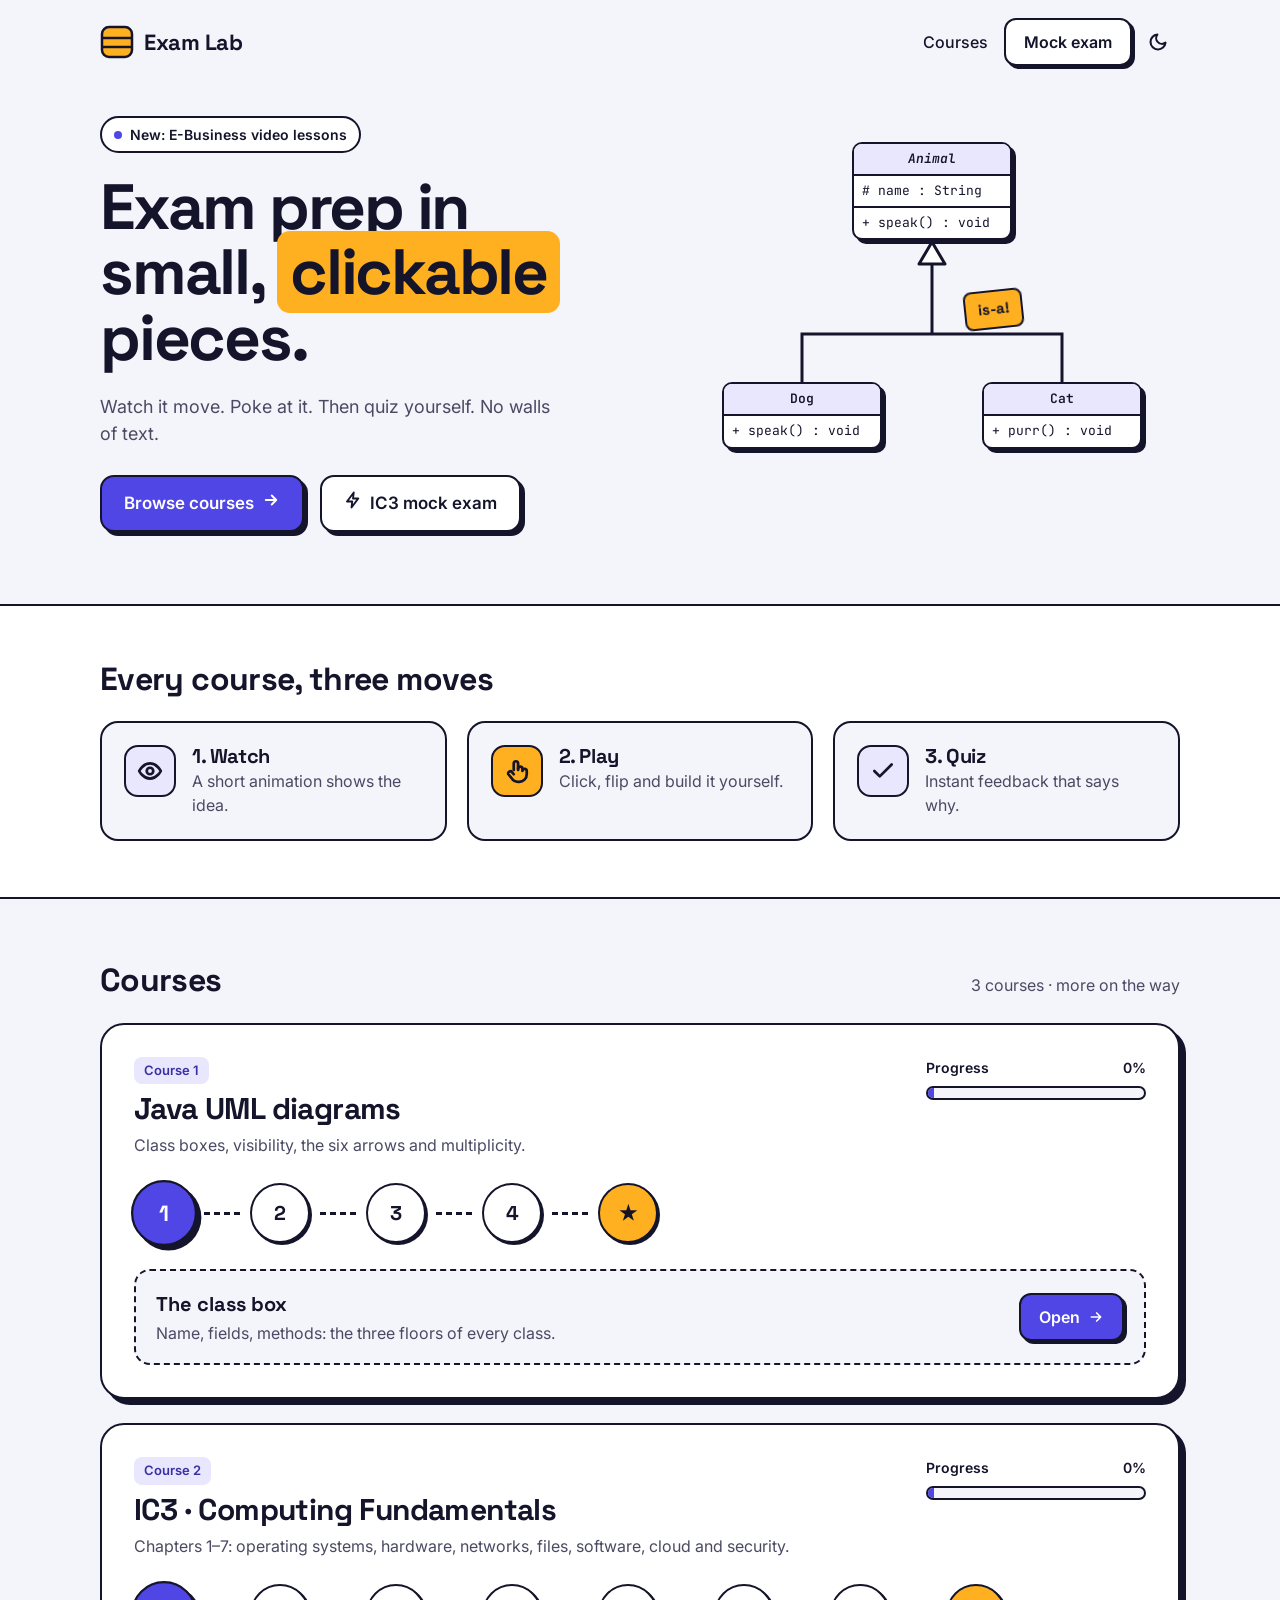
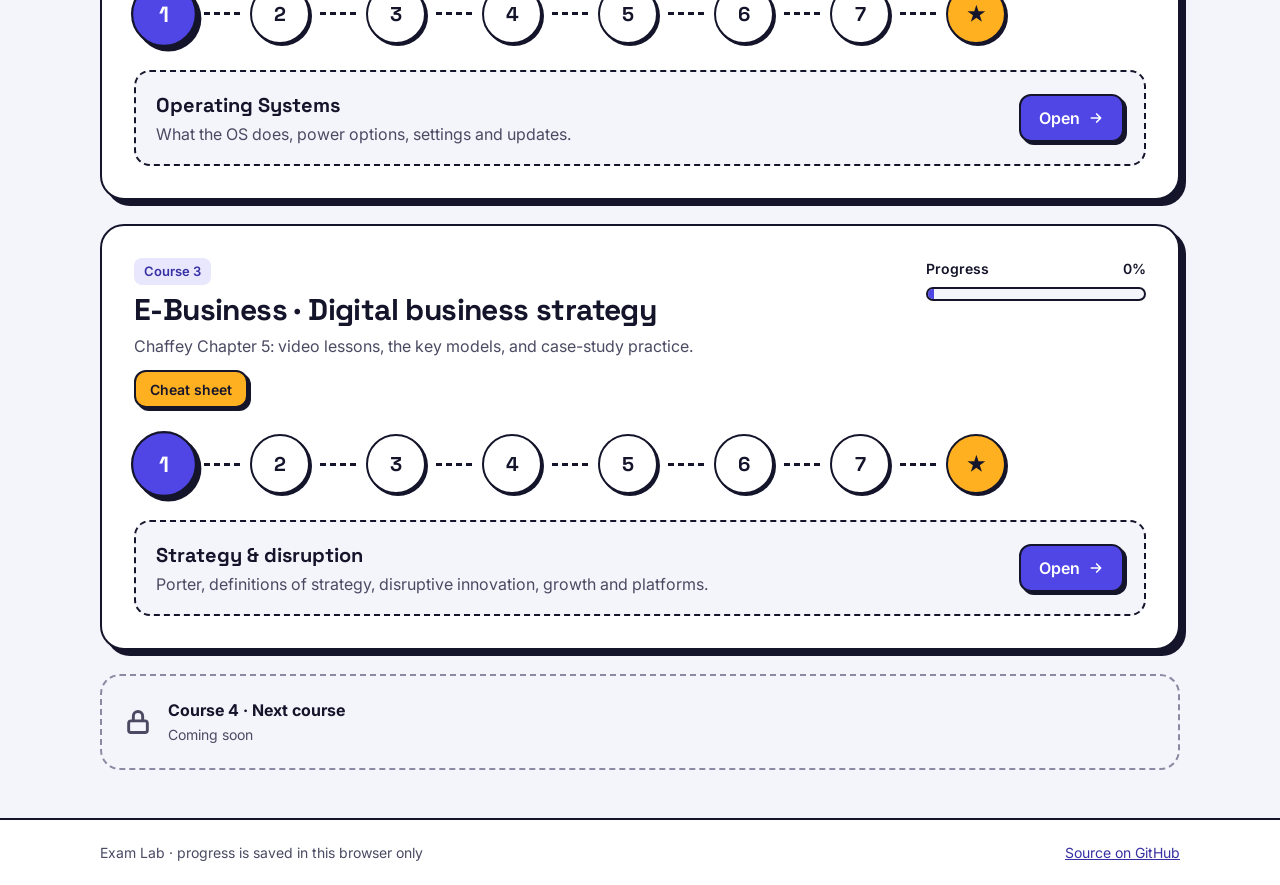
<file: index.html>
<!doctype html>
<html lang="en">
<head>
<meta charset="utf-8">
<meta name="viewport" content="width=device-width, initial-scale=1">
<title>Exam Lab</title>
<meta name="description" content="Exam prep in small, clickable pieces. Short animated lessons and quizzes: Java UML diagrams, IC3 Computing Fundamentals and E-Business.">
<link rel="icon" href="assets/favicon.svg" type="image/svg+xml">
<link rel="preconnect" href="https://fonts.googleapis.com">
<link rel="preconnect" href="https://fonts.gstatic.com" crossorigin>
<link rel="stylesheet" href="https://fonts.googleapis.com/css2?family=Inter:wght@400;500;600&family=JetBrains+Mono:wght@400;600&family=Space+Grotesk:wght@500;700&display=swap">
<link rel="stylesheet" href="assets/css/style.css">
<script>try{var t=localStorage.getItem('examlab:theme');if(t)document.documentElement.dataset.theme=t}catch(e){}</script>
<script type="module" src="assets/js/home.js"></script>
<style>
  .hero { display: flex; flex-wrap: wrap; gap: 48px; align-items: center; padding-top: 32px; padding-bottom: 72px; }
  .hero__copy { flex: 1 1 440px; min-width: 0; display: flex; flex-direction: column; gap: 22px; }
  .hero__title { font-size: clamp(40px, 6vw, 64px); line-height: 1.02; letter-spacing: -0.035em; }
  .hero__art { flex: 1 1 400px; min-width: 0; display: flex; justify-content: center; }
  .scene { position: relative; width: 460px; max-width: 100%; aspect-ratio: 460 / 380; animation: bob 5s ease-in-out infinite; }
  .scene svg.lines { position: absolute; inset: 0; width: 100%; height: 100%; color: var(--uml); }
  .scene .lines path { stroke: currentColor; stroke-width: 3; fill: none; stroke-dasharray: 600; animation: draw 1s .7s ease-out both; }
  .scene .lines path.up { animation: draw .6s 1.2s ease-out both; }
  .scene .lines polygon { stroke: currentColor; stroke-width: 3; stroke-linejoin: round; fill: var(--surface); animation: rise .4s 1.6s ease-out both; }
  .scene .uml { position: absolute; width: 34.8%; font-size: clamp(11px, 2.6vw, 13px); box-shadow: 4px 4px 0 var(--shadow); }
  .scene .uml__name { padding: 6px 10px; }
  .scene .uml__sec { padding: 6px 8px; white-space: nowrap; overflow: hidden; text-overflow: ellipsis; }
  .scene .sticker { position: absolute; left: 57%; top: 41%; animation: sticker .5s 1.9s ease-out both; }
  .scene .sticker span {
    display: block; padding: 6px 12px; background: var(--sun); color: var(--on-sun); border: 2px solid var(--line); border-radius: 8px;
    font-family: "Space Grotesk", sans-serif; font-weight: 700; font-size: 15px; animation: wiggle 2.4s 2.6s ease-in-out infinite;
  }
  .band { background: var(--surface); border-top: 2px solid var(--line); border-bottom: 2px solid var(--line); }
  .band .wrap { padding-top: 56px; padding-bottom: 56px; }
  .moves { display: grid; grid-template-columns: repeat(auto-fit, minmax(240px, 1fr)); gap: 20px; }
  .move { display: flex; gap: 16px; align-items: flex-start; padding: 22px; border: 2px solid var(--line); border-radius: 18px; background: var(--soft); }
  .move__icon { flex: none; width: 52px; height: 52px; border-radius: 14px; border: 2px solid var(--line); display: flex; align-items: center; justify-content: center; background: var(--tint); color: var(--text); }
  .move__icon--sun { background: var(--sun); color: var(--on-sun); }
  .move h3 { font-size: 20px; margin-bottom: 2px; }
  .topic { display: flex; flex-direction: column; gap: 26px; box-shadow: 6px 6px 0 var(--shadow); border-radius: 24px; }
  .topic__title { font-size: clamp(24px, 3vw, 30px); }
  .path { display: flex; flex-wrap: wrap; align-items: center; gap: 10px; }
  .path__step { display: flex; align-items: center; gap: 10px; }
  .node {
    position: relative; width: 60px; height: 60px; border-radius: 50%; border: 2px solid var(--line); background: var(--surface); color: var(--text);
    box-shadow: 2px 2px 0 var(--shadow); font-family: "Space Grotesk", sans-serif; font-weight: 700; font-size: 20px; cursor: pointer; transition: all .2s ease;
  }
  .node--boss { background: var(--sun); color: var(--on-sun); }
  .node.is-done { background: var(--tint); }
  .node[aria-pressed="true"] { background: var(--accent); color: var(--on-accent); box-shadow: 4px 4px 0 var(--shadow); transform: scale(1.1); }
  .node__tick { position: absolute; right: -6px; top: -6px; width: 22px; height: 22px; border-radius: 50%; background: var(--accent); color: var(--on-accent); border: 2px solid var(--line); display: flex; align-items: center; justify-content: center; }
  .connector { width: 36px; border-top: 3px dashed var(--line); }
  .peek { display: flex; flex-wrap: wrap; gap: 16px; align-items: center; justify-content: space-between; padding: 18px 20px; border-radius: 16px; background: var(--soft); border: 2px dashed var(--line); }
  .peek__title { font-family: "Space Grotesk", sans-serif; font-weight: 700; font-size: 20px; }
  .soon { display: grid; grid-template-columns: repeat(auto-fit, minmax(280px, 1fr)); gap: 20px; }
  .soon__card { display: flex; gap: 16px; align-items: center; padding: 22px; border: 2px dashed var(--faint-line); border-radius: 20px; color: var(--muted); }
  .soon__card strong { color: var(--text); display: block; }
  @media (max-width: 520px) { .connector { width: 14px; } .node { width: 50px; height: 50px; font-size: 18px; } }
</style>
</head>
<body>
<div class="wrap">
  <header class="site-header">
    <a class="brand" href="index.html">
      <img src="assets/favicon.svg" width="34" height="34" alt="">
      <span>Exam Lab</span>
    </a>
    <nav class="nav" aria-label="Main">
      <a class="nav__link" href="#courses">Courses</a>
      <a class="btn" href="ic3/exam.html">Mock exam</a>
      <button class="btn btn--ghost btn--icon" type="button" data-theme-toggle aria-label="Switch theme"></button>
    </nav>
  </header>
</div>

<main>
  <section class="wrap hero">
    <div class="hero__copy rise">
      <span class="chip" style="align-self:flex-start"><span class="pulse-dot"></span>New: E-Business video lessons</span>
      <h1 class="hero__title">Exam prep in small, <span class="hl">clickable</span> pieces.</h1>
      <p class="lead" style="max-width:460px">Watch it move. Poke at it. Then quiz yourself. No walls of text.</p>
      <div class="row" style="padding-top:6px">
        <a class="btn btn--primary btn--lg" href="#courses">Browse courses <span data-icon="right"></span></a>
        <a class="btn btn--lg" href="ic3/exam.html"><span data-icon="bolt"></span> IC3 mock exam</a>
      </div>
    </div>

    <div class="hero__art" role="img" aria-label="Animated UML diagram: Dog and Cat both inherit from the abstract class Animal">
      <div class="scene">
        <svg class="lines" viewBox="0 0 460 380" aria-hidden="true">
          <path d="M100 248 V200 H360 V248"></path>
          <path class="up" d="M230 200 V130"></path>
          <polygon points="217,130 230,108 243,130"></polygon>
        </svg>
        <div class="uml rise" style="left:32.6%;top:2%;animation-delay:.1s">
          <div class="uml__name is-abstract"><span class="uml__title">Animal</span></div>
          <div class="uml__sec"># name : String</div>
          <div class="uml__sec">+ speak() : void</div>
        </div>
        <div class="uml rise" style="left:4.3%;top:65.3%;animation-delay:.3s">
          <div class="uml__name">Dog</div>
          <div class="uml__sec">+ speak() : void</div>
        </div>
        <div class="uml rise" style="left:60.9%;top:65.3%;animation-delay:.45s">
          <div class="uml__name">Cat</div>
          <div class="uml__sec">+ purr() : void</div>
        </div>
        <div class="sticker" aria-hidden="true"><span>is-a!</span></div>
      </div>
    </div>
  </section>

  <section class="band">
    <div class="wrap stack">
      <h2 class="section-title">Every course, three moves</h2>
      <div class="moves">
        <div class="move"><div class="move__icon" data-icon="eye" data-size="26"></div><div><h3>1. Watch</h3><p class="muted">A short animation shows the idea.</p></div></div>
        <div class="move"><div class="move__icon move__icon--sun" data-icon="hand" data-size="26"></div><div><h3>2. Play</h3><p class="muted">Click, flip and build it yourself.</p></div></div>
        <div class="move"><div class="move__icon" data-icon="check" data-size="26"></div><div><h3>3. Quiz</h3><p class="muted">Instant feedback that says why.</p></div></div>
      </div>
    </div>
  </section>

  <section id="courses" class="wrap stack" style="padding-top:64px">
    <div class="row row--between" style="align-items:baseline">
      <h2 class="section-title">Courses</h2>
      <span class="muted" id="topic-count"></span>
    </div>
    <div id="topic-list" class="stack"></div>
    <div class="soon" id="soon-list"></div>
  </section>
</main>

<footer class="site-footer">
  <div class="wrap">
    <span>Exam Lab · progress is saved in this browser only</span>
    <a href="https://github.com/baydounlouai-maker/exam-prep">Source on GitHub</a>
  </div>
</footer>
</body>
</html>
</file>
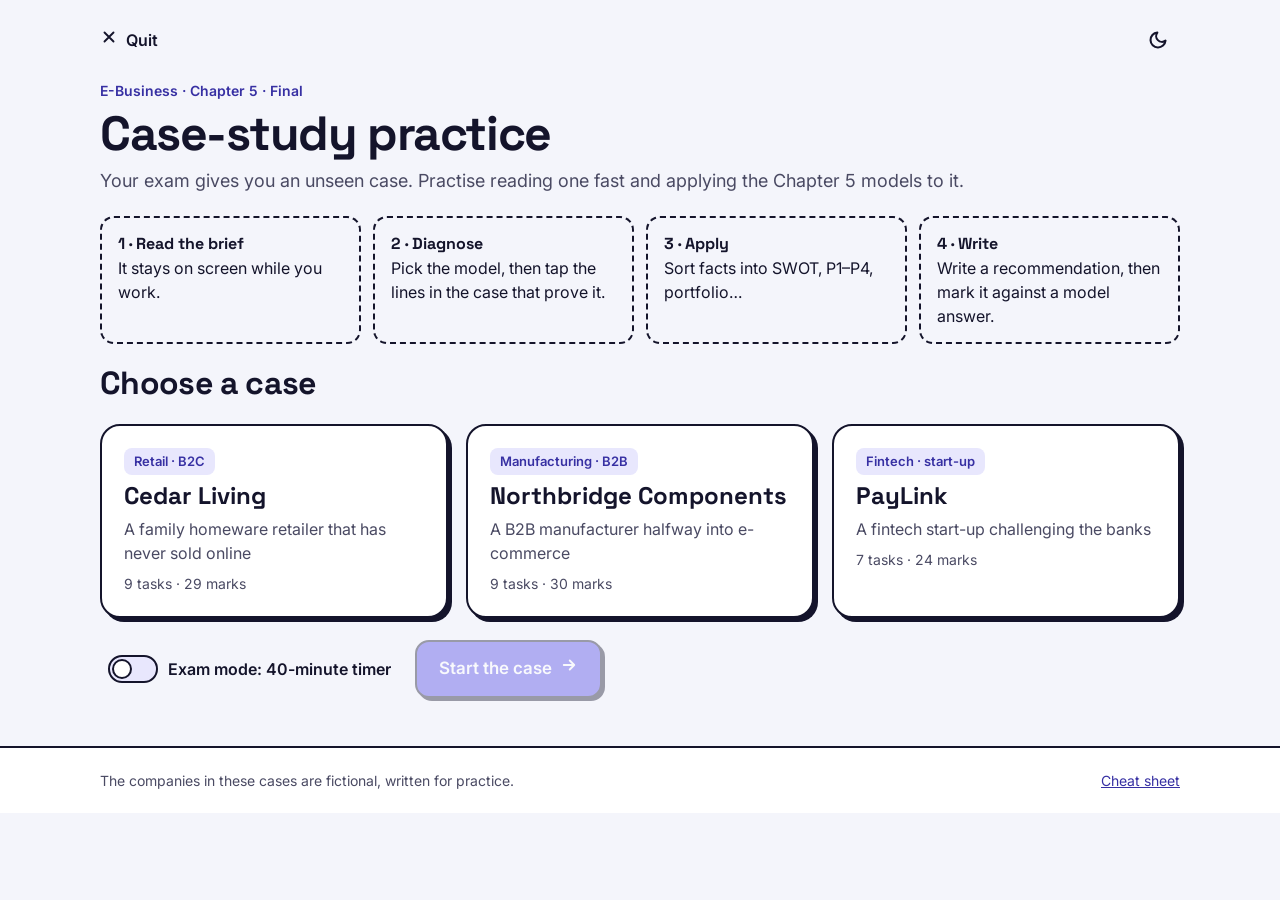
<file: ebusiness/case.html>
<!doctype html>
<html lang="en">
<head>
<meta charset="utf-8">
<meta name="viewport" content="width=device-width, initial-scale=1">
<title>Case-study final · E-Business · Exam Lab</title>
<meta name="description" content="Practise the E-Business case-study exam on Chapter 5: unseen cases, evidence spotting, models and written answers with model answers.">
<link rel="icon" href="../assets/favicon.svg" type="image/svg+xml">
<link rel="preconnect" href="https://fonts.googleapis.com">
<link rel="preconnect" href="https://fonts.gstatic.com" crossorigin>
<link rel="stylesheet" href="https://fonts.googleapis.com/css2?family=Inter:wght@400;500;600&family=JetBrains+Mono:wght@400;600&family=Space+Grotesk:wght@500;700&display=swap">
<link rel="stylesheet" href="../assets/css/style.css">
<script>try{var t=localStorage.getItem('examlab:theme');if(t)document.documentElement.dataset.theme=t}catch(e){}</script>
<script type="module" src="case.js"></script>
<style>
  .picks { display: grid; grid-template-columns: repeat(auto-fit, minmax(250px, 1fr)); gap: 18px; }
  .pick { display: flex; flex-direction: column; gap: 8px; padding: 22px; text-align: left; cursor: pointer; border: 2px solid var(--line); border-radius: 20px; background: var(--surface); color: var(--text); box-shadow: 4px 4px 0 var(--shadow); transition: transform .15s ease; }
  .pick:hover { transform: translate(-2px, -2px); }
  .pick[aria-pressed="true"] { background: var(--accent); color: var(--on-accent); }
  .pick[aria-pressed="true"] .muted { color: var(--on-accent); opacity: .85; }
  .pick__name { font: 700 24px/1.1 "Space Grotesk", sans-serif; }
  .how { display: grid; grid-template-columns: repeat(auto-fit, minmax(200px, 1fr)); gap: 12px; }
  .how div { padding: 14px 16px; border-radius: 14px; border: 2px dashed var(--line); background: var(--soft); }
  .how b { display: block; font-family: "Space Grotesk", sans-serif; }

  .case { display: grid; grid-template-columns: minmax(0, 5fr) minmax(0, 6fr); gap: 24px; align-items: start; }
  .brief { position: sticky; top: 16px; max-height: calc(100vh - 32px); overflow: auto; }
  .brief summary { cursor: pointer; font: 700 20px "Space Grotesk", sans-serif; list-style: none; display: flex; justify-content: space-between; align-items: center; gap: 12px; }
  .brief summary::-webkit-details-marker { display: none; }
  .brief__tag { font-size: 13px; font-weight: 600; color: var(--accent-text); }
  .brief h3 { font-size: 15px; text-transform: uppercase; letter-spacing: .06em; color: var(--muted); margin: 16px 0 6px; }
  .brief p { line-height: 1.7; }
  .sent { display: inline; padding: 1px 2px; margin: 0; border: 0; border-radius: 4px; background: none; color: inherit; font: inherit; text-align: left; line-height: inherit; cursor: default; }
  .brief.is-picking .sent { cursor: pointer; background: var(--soft); box-shadow: inset 0 -2px 0 var(--faint-line); }
  .brief.is-picking .sent:hover { background: var(--tint); }
  .sent[aria-pressed="true"] { background: var(--sun) !important; color: var(--on-sun); }
  .sent.is-hit { background: var(--ok-bg) !important; box-shadow: inset 0 -3px 0 var(--ok-line) !important; color: var(--text); }
  .sent.is-miss { box-shadow: inset 0 0 0 2px var(--ok-line) !important; }
  .sent.is-bad { background: var(--bad-bg) !important; box-shadow: inset 0 -3px 0 var(--bad-line) !important; color: var(--text); }

  .task { display: flex; flex-direction: column; gap: 18px; }
  .task__meta { display: flex; flex-wrap: wrap; gap: 8px; align-items: center; }
  .task__q { font: 700 clamp(20px, 2.6vw, 24px)/1.3 "Space Grotesk", sans-serif; }
  .srow { display: flex; flex-direction: column; gap: 8px; padding: 12px 14px; border-radius: 14px; border: 2px solid var(--line); background: var(--surface); }
  .srow__btns { display: flex; flex-wrap: wrap; gap: 6px; }
  .srow__btns .btn { min-height: 40px; padding: 6px 12px; box-shadow: 2px 2px 0 var(--shadow); font-size: 14px; }
  .srow__btns .btn[aria-pressed="true"] { background: var(--accent); color: var(--on-accent); }
  .srow.is-right { background: var(--ok-bg); border-color: var(--ok-line); }
  .srow.is-wrong { background: var(--bad-bg); border-color: var(--bad-line); }
  .srow__fix { font-size: 14px; font-weight: 600; }
  textarea.answer { width: 100%; min-height: 220px; padding: 14px; border-radius: 14px; border: 2px solid var(--line); background: var(--surface); color: var(--text); font: 16px/1.6 Inter, sans-serif; resize: vertical; }
  .model { white-space: pre-line; padding: 16px 18px; border-radius: 14px; background: var(--soft); border: 2px dashed var(--line); line-height: 1.65; }
  .checks { display: flex; flex-direction: column; gap: 8px; }
  .checks label { display: flex; gap: 10px; align-items: flex-start; padding: 10px 12px; border-radius: 12px; border: 2px solid var(--line); background: var(--surface); cursor: pointer; }
  .checks input { width: 20px; height: 20px; margin-top: 2px; accent-color: var(--accent); flex: none; }
  .task__nav { display: flex; flex-wrap: wrap; gap: 10px; justify-content: space-between; align-items: center; }
  .timer.is-late { background: var(--bad-bg); color: var(--bad-ink); border-color: var(--bad-line); }
  .breakdown { width: 100%; max-width: 640px; border-collapse: collapse; text-align: left; }
  .breakdown th, .breakdown td { padding: 10px 12px; border-bottom: 2px solid var(--soft); }
  .breakdown td:last-child, .breakdown th:last-child { text-align: right; font-variant-numeric: tabular-nums; }
  @media (max-width: 860px) {
    .case { grid-template-columns: minmax(0, 1fr); }
    .brief { position: static; max-height: none; }
  }
</style>
</head>
<body>
<div class="wrap">
  <header class="site-header">
    <a class="back-link" href="../index.html#courses"><span data-icon="x"></span> Quit</a>
    <div class="row" style="gap:10px">
      <span class="chip timer" id="timer" hidden></span>
      <span class="chip chip--accent" id="marks" hidden></span>
      <button class="btn btn--ghost btn--icon" type="button" data-theme-toggle aria-label="Switch theme"></button>
    </div>
  </header>
</div>

<main class="wrap stack" style="gap:24px">
  <section id="pick" class="stack" style="gap:22px">
    <div class="stack rise" style="gap:8px">
      <span class="eyebrow">E-Business · Chapter 5 · Final</span>
      <h1 class="page-title">Case-study practice</h1>
      <p class="lead">Your exam gives you an unseen case. Practise reading one fast and applying the Chapter 5 models to it.</p>
    </div>
    <div class="how">
      <div><b>1 · Read the brief</b>It stays on screen while you work.</div>
      <div><b>2 · Diagnose</b>Pick the model, then tap the lines in the case that prove it.</div>
      <div><b>3 · Apply</b>Sort facts into SWOT, P1–P4, portfolio…</div>
      <div><b>4 · Write</b>Write a recommendation, then mark it against a model answer.</div>
    </div>
    <h2 class="section-title">Choose a case</h2>
    <div class="picks" id="picks" role="group" aria-label="Cases"></div>
    <div class="row">
      <button class="switch" type="button" role="switch" aria-checked="false" id="examMode">
        <span class="switch__track"><span class="switch__knob"></span></span>
        Exam mode: 40-minute timer
      </button>
      <button class="btn btn--primary btn--lg" type="button" id="start" disabled>Start the case <span data-icon="right"></span></button>
    </div>
  </section>

  <section id="exam" class="case" hidden>
    <aside class="card card--pad brief" id="brief"></aside>
    <section class="card card--pad task" id="task" aria-live="polite"></section>
  </section>

  <section id="results" hidden></section>
</main>

<footer class="site-footer">
  <div class="wrap">
    <span>The companies in these cases are fictional, written for practice.</span>
    <a href="cheatsheet.html">Cheat sheet</a>
  </div>
</footer>
</body>
</html>
</file>
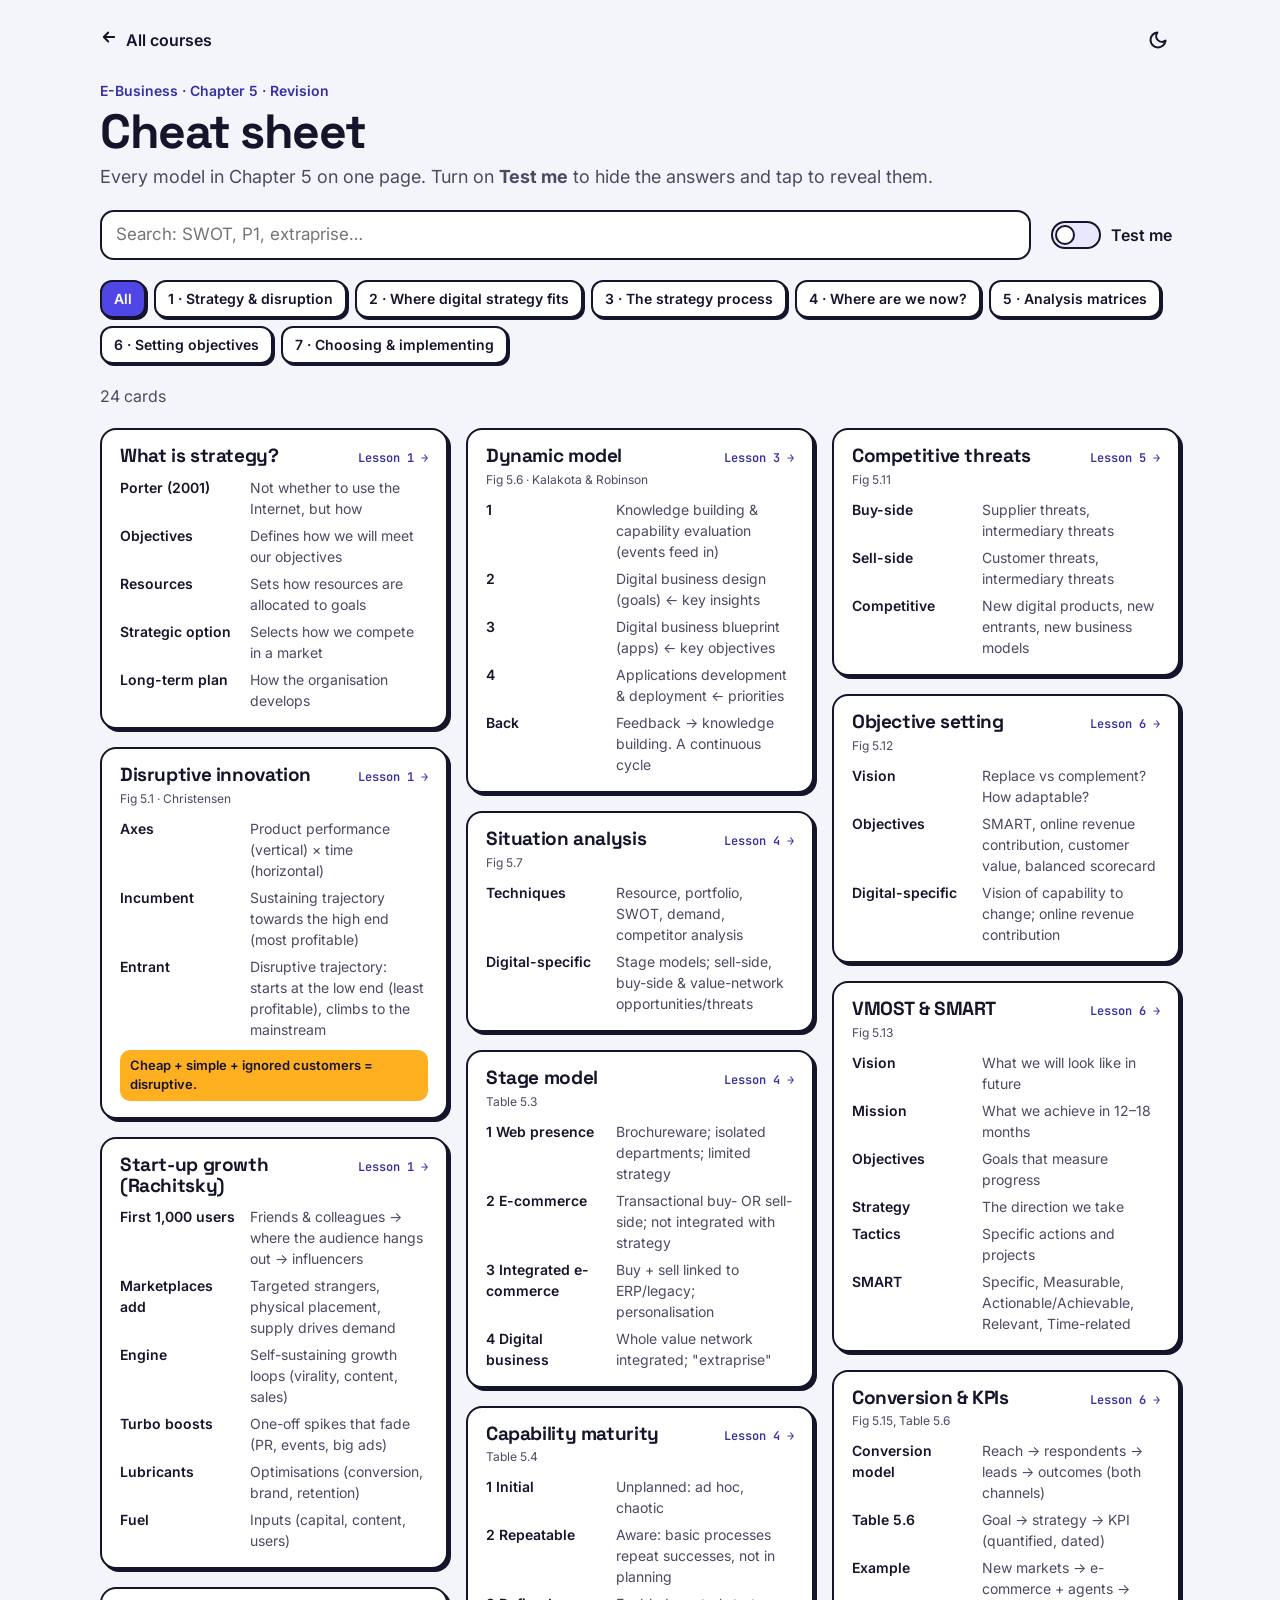
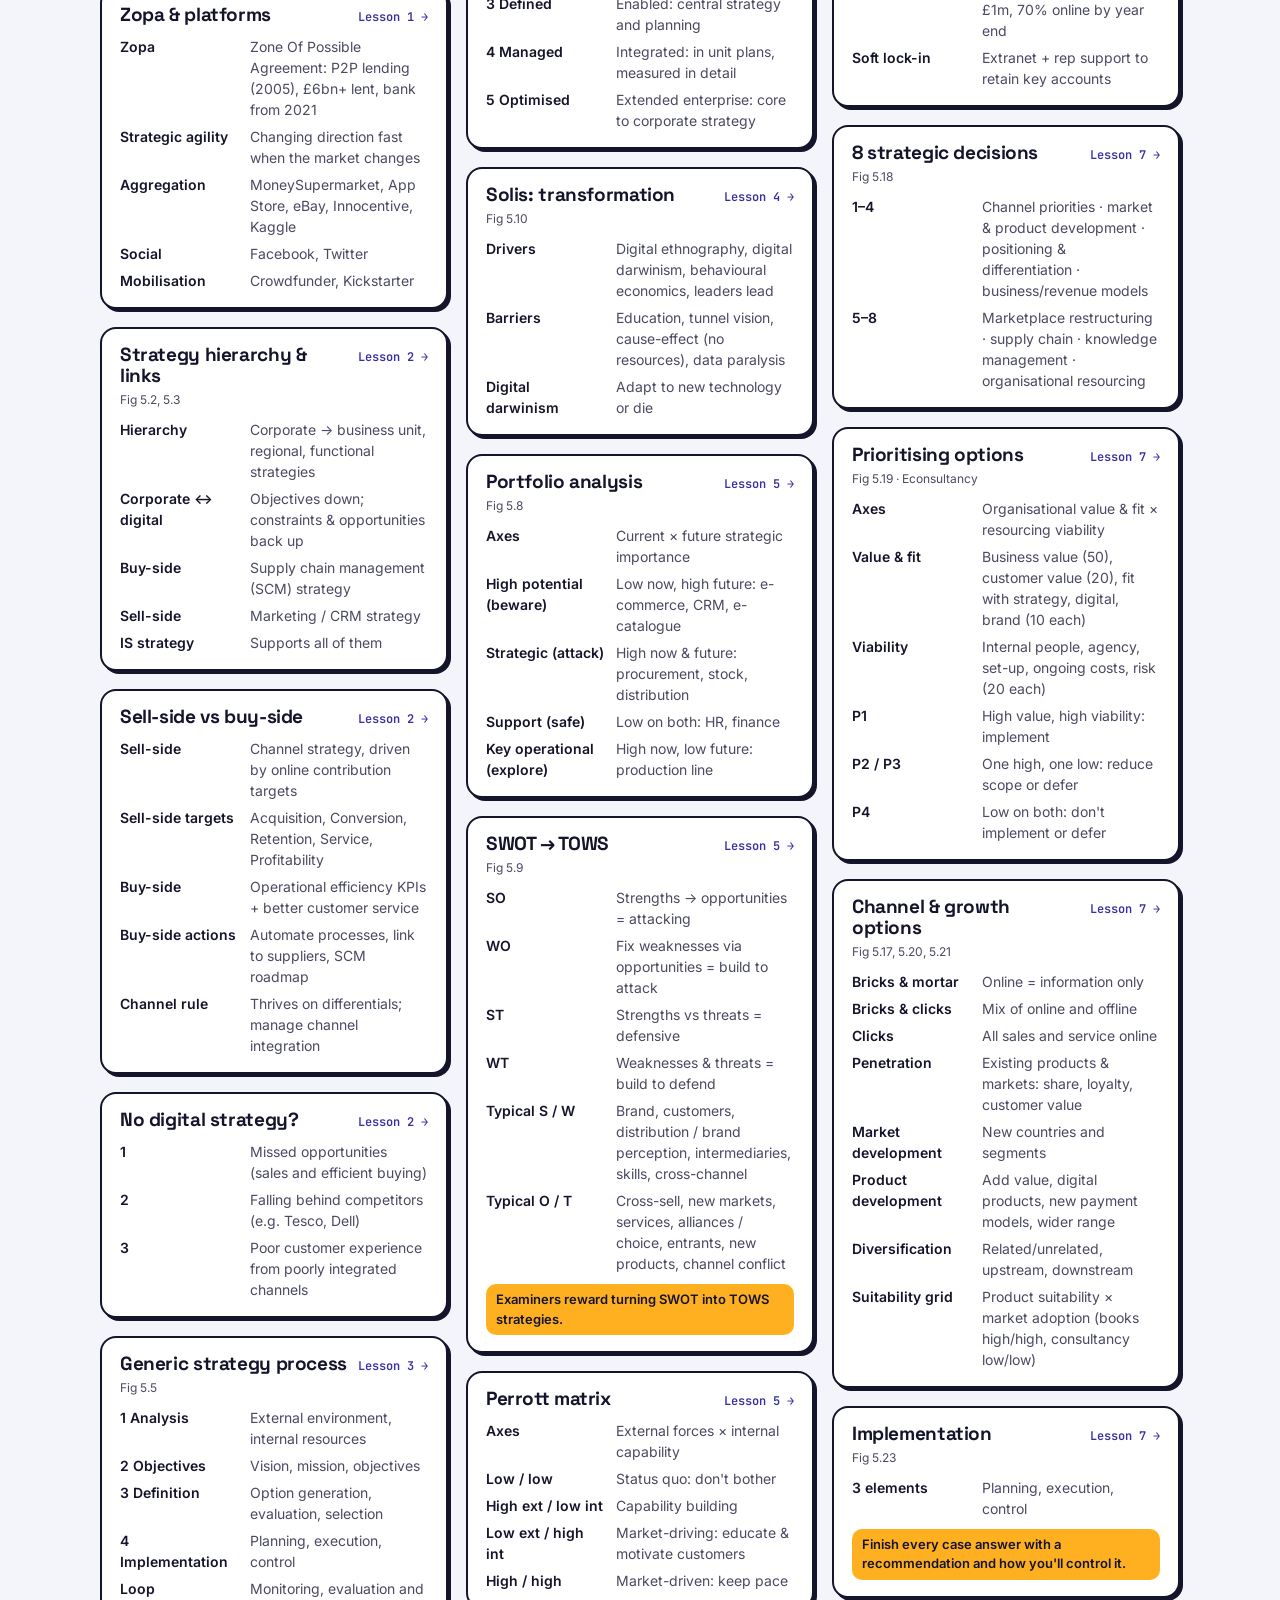
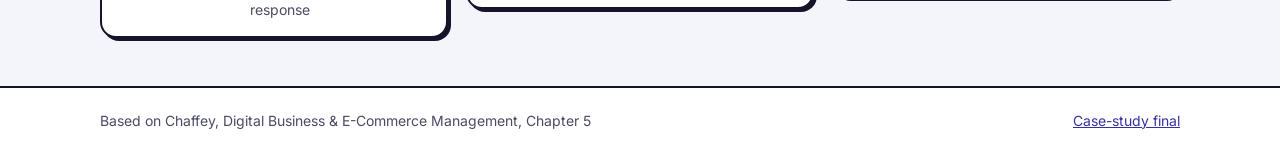
<file: ebusiness/cheatsheet.html>
<!doctype html>
<html lang="en">
<head>
<meta charset="utf-8">
<meta name="viewport" content="width=device-width, initial-scale=1">
<title>Cheat sheet · E-Business · Exam Lab</title>
<meta name="description" content="Every Chapter 5 Digital business strategy model on one page, with search and a self-test mode.">
<link rel="icon" href="../assets/favicon.svg" type="image/svg+xml">
<link rel="preconnect" href="https://fonts.googleapis.com">
<link rel="preconnect" href="https://fonts.gstatic.com" crossorigin>
<link rel="stylesheet" href="https://fonts.googleapis.com/css2?family=Inter:wght@400;500;600&family=JetBrains+Mono:wght@400;600&family=Space+Grotesk:wght@500;700&display=swap">
<link rel="stylesheet" href="../assets/css/style.css">
<script>try{var t=localStorage.getItem('examlab:theme');if(t)document.documentElement.dataset.theme=t}catch(e){}</script>
<script type="module" src="cheatsheet.js"></script>
<style>
  .tools { display: flex; flex-wrap: wrap; gap: 12px; align-items: center; }
  .search { flex: 1 1 260px; min-height: 48px; padding: 10px 14px; border-radius: 14px; border: 2px solid var(--line); background: var(--surface); color: var(--text); font: inherit; font-size: 17px; }
  .filters { display: flex; flex-wrap: wrap; gap: 8px; }
  .filters .btn { min-height: 38px; padding: 4px 12px; font-size: 14px; box-shadow: 2px 2px 0 var(--shadow); }
  .filters .btn[aria-pressed="true"] { background: var(--accent); color: var(--on-accent); }
  .sheet { columns: 3 300px; column-gap: 18px; }
  .cs { break-inside: avoid; margin: 0 0 18px; padding: 16px 18px; border: 2px solid var(--line); border-radius: 16px; background: var(--surface); box-shadow: 3px 3px 0 var(--shadow); display: flex; flex-direction: column; gap: 10px; }
  .cs__head { display: flex; justify-content: space-between; gap: 10px; align-items: baseline; }
  .cs__head h2 { font-size: 19px; }
  .cs__l { flex: none; font: 600 12px "JetBrains Mono", monospace; color: var(--accent-text); text-decoration: none; }
  .cs__fig { font-size: 12px; color: var(--muted); margin-top: -6px; }
  .cs dl { margin: 0; display: grid; grid-template-columns: minmax(0, 2fr) minmax(0, 3fr); gap: 6px 12px; font-size: 14px; }
  .cs dt { font-weight: 600; }
  .cs dd { margin: 0; color: var(--muted); }
  .cs__tip { font-size: 13px; padding: 6px 10px; border-radius: 10px; background: var(--sun); color: var(--on-sun); font-weight: 600; }
  .testing .cs dd { cursor: pointer; color: transparent; border-radius: 6px; background: var(--tint); user-select: none; transition: color .2s ease, background .2s ease; }
  .testing .cs dd.is-shown { color: var(--muted); background: transparent; }
  mark { background: var(--sun); color: var(--on-sun); border-radius: 3px; }
  .empty { padding: 24px; text-align: center; border: 2px dashed var(--faint-line); border-radius: 16px; }
</style>
</head>
<body>
<div class="wrap">
  <header class="site-header">
    <a class="back-link" href="../index.html#courses"><span data-icon="left"></span> All courses</a>
    <button class="btn btn--ghost btn--icon" type="button" data-theme-toggle aria-label="Switch theme"></button>
  </header>
</div>
<main class="wrap stack" style="gap:20px">
  <div class="stack rise" style="gap:6px">
    <span class="eyebrow">E-Business · Chapter 5 · Revision</span>
    <h1 class="page-title">Cheat sheet</h1>
    <p class="lead">Every model in Chapter 5 on one page. Turn on <strong>Test me</strong> to hide the answers and tap to reveal them.</p>
  </div>
  <div class="tools">
    <label class="sr-only" for="q">Search the cheat sheet</label>
    <input class="search" id="q" type="search" placeholder="Search: SWOT, P1, extraprise…" autocomplete="off">
    <button class="switch" type="button" role="switch" aria-checked="false" id="test">
      <span class="switch__track"><span class="switch__knob"></span></span>
      Test me
    </button>
  </div>
  <div class="filters" role="group" aria-label="Filter by lesson" id="filters"></div>
  <p class="muted" id="count" aria-live="polite"></p>
  <div class="sheet" id="sheet"></div>
</main>
<footer class="site-footer">
  <div class="wrap">
    <span>Based on Chaffey, Digital Business &amp; E-Commerce Management, Chapter 5</span>
    <a href="case.html">Case-study final</a>
  </div>
</footer>
</body>
</html>
</file>
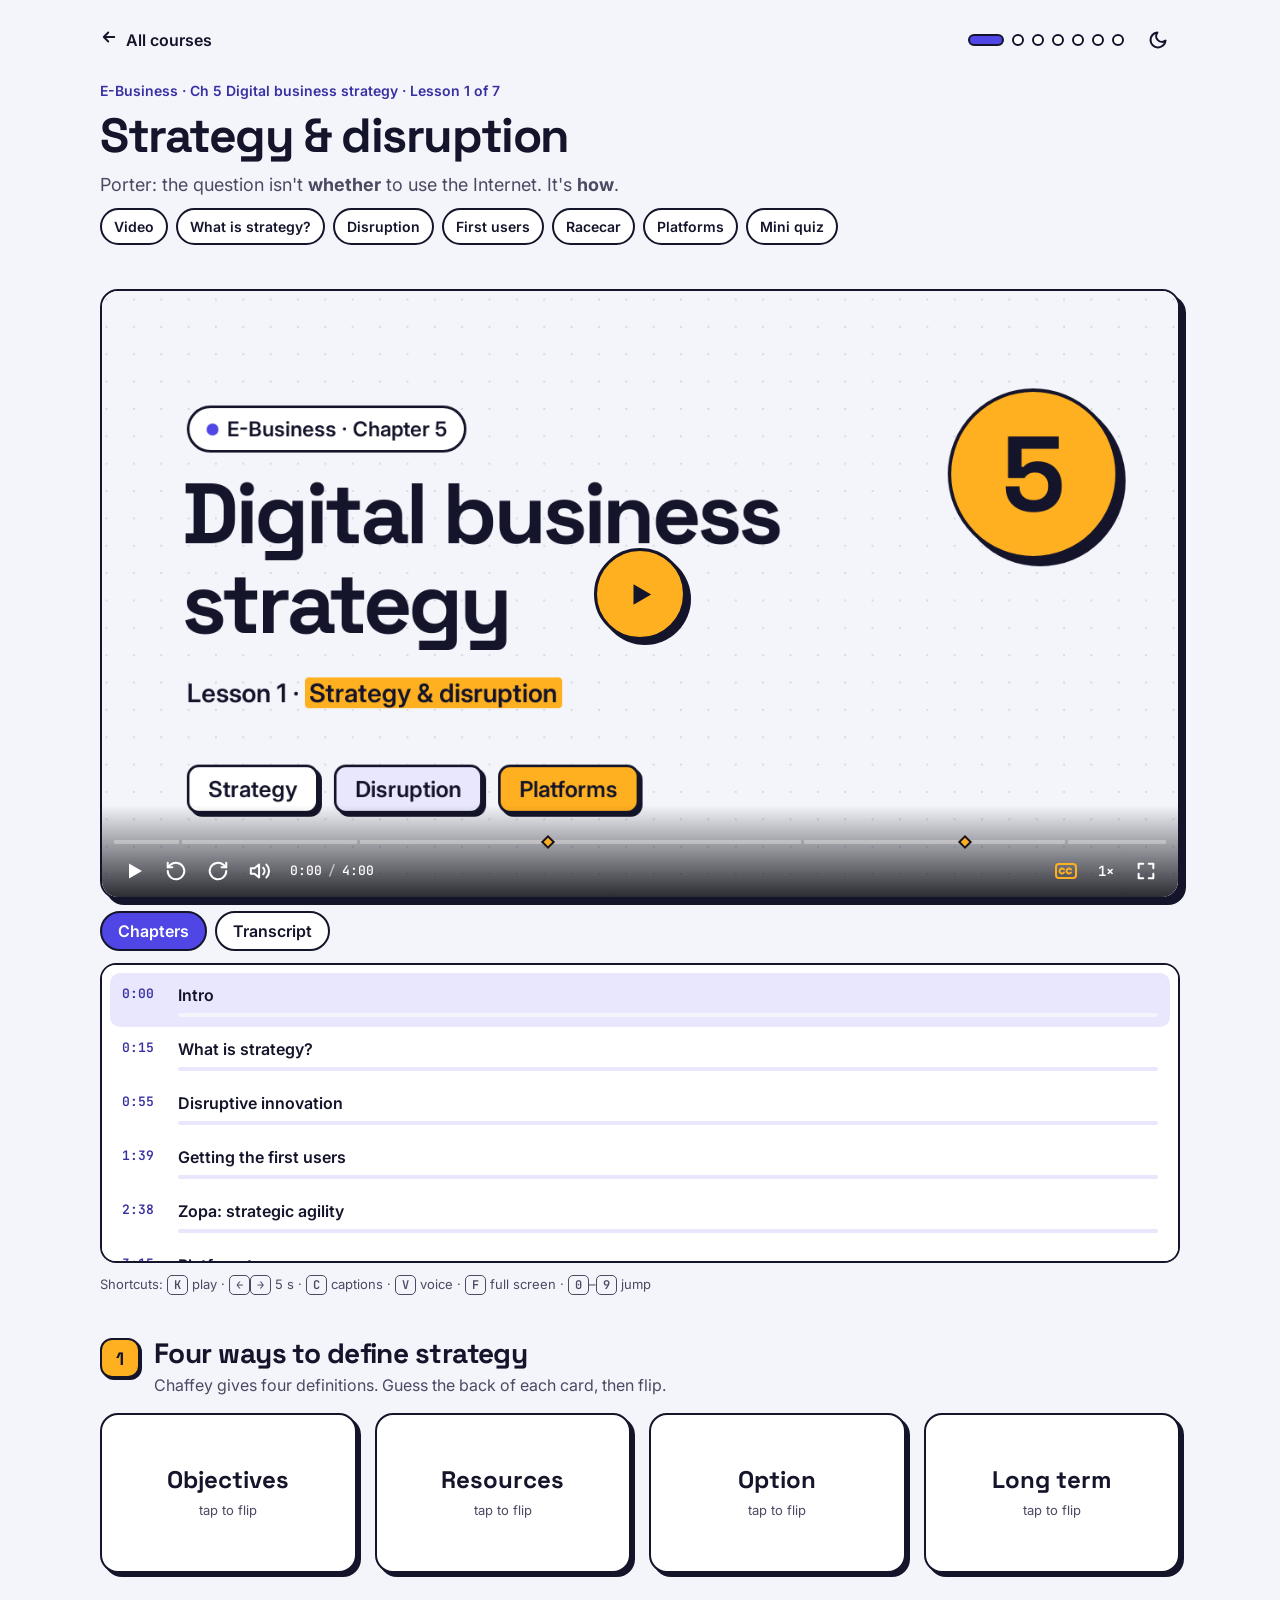
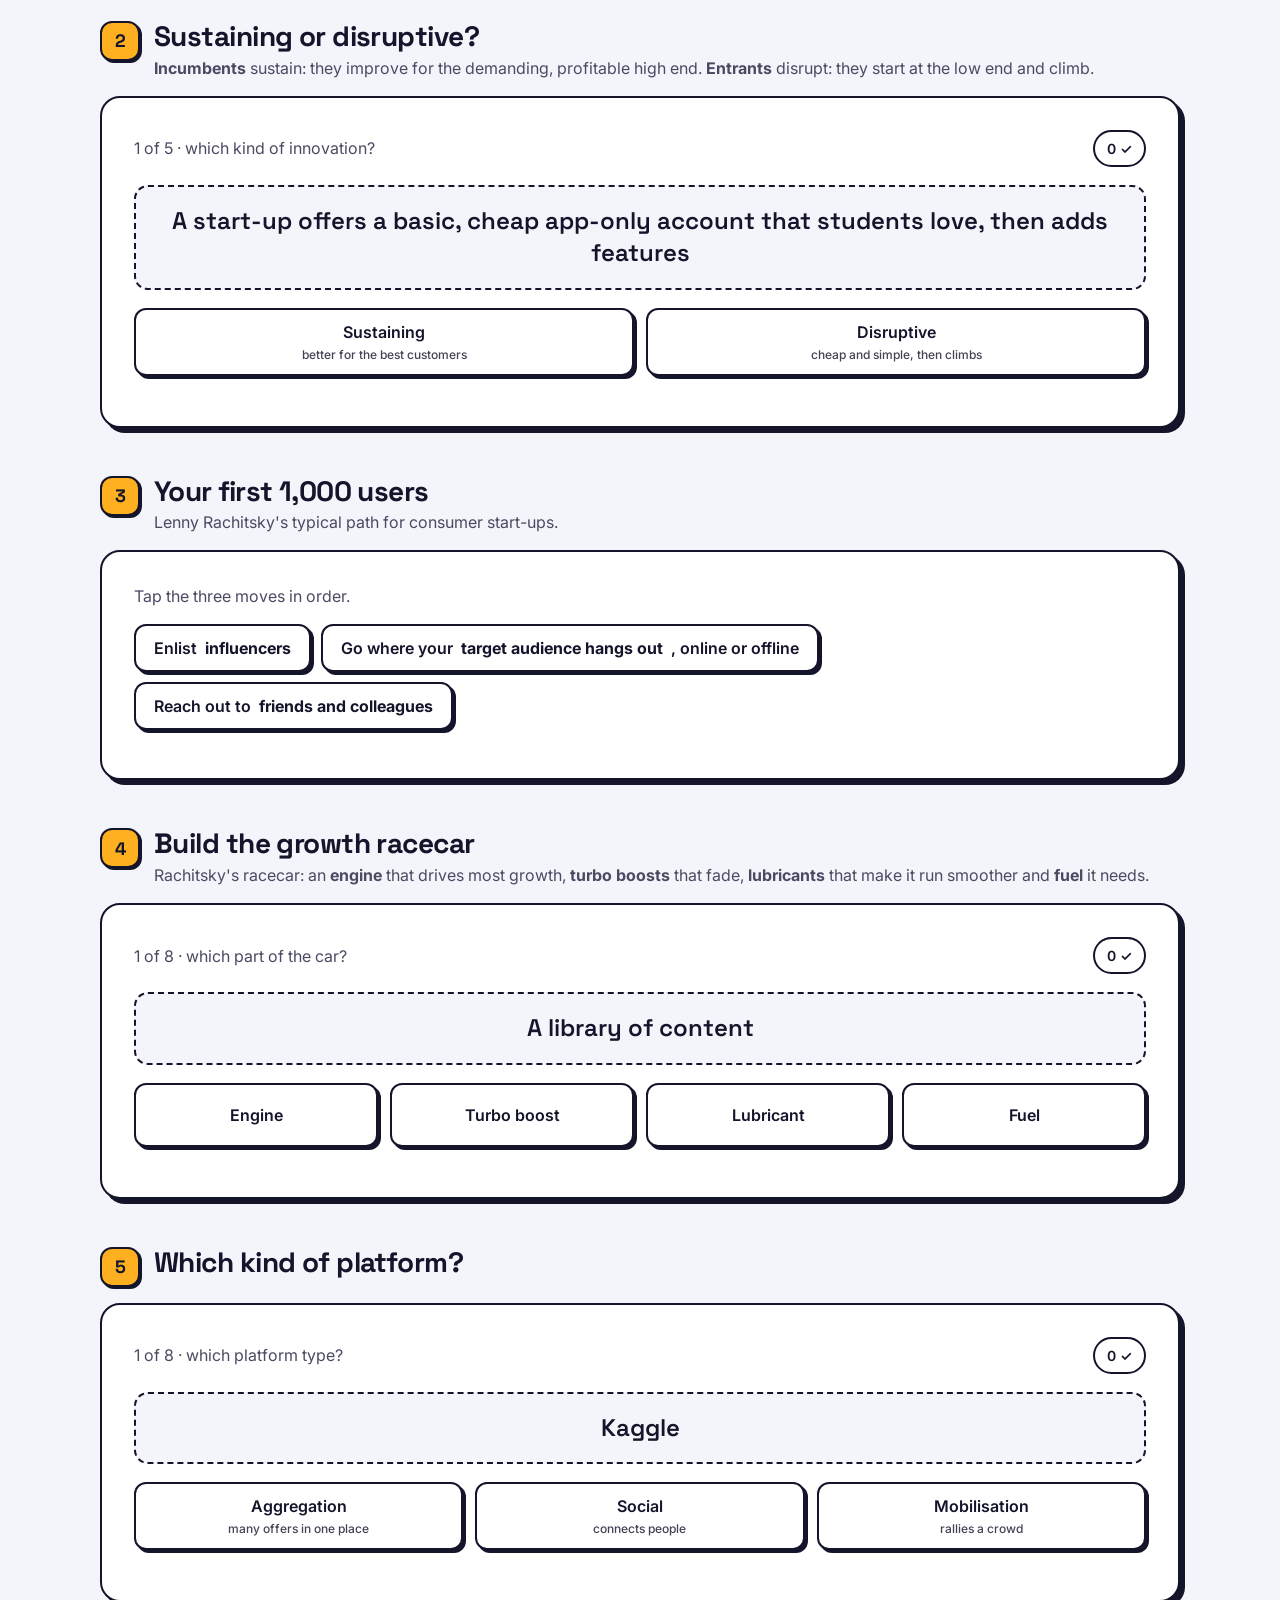
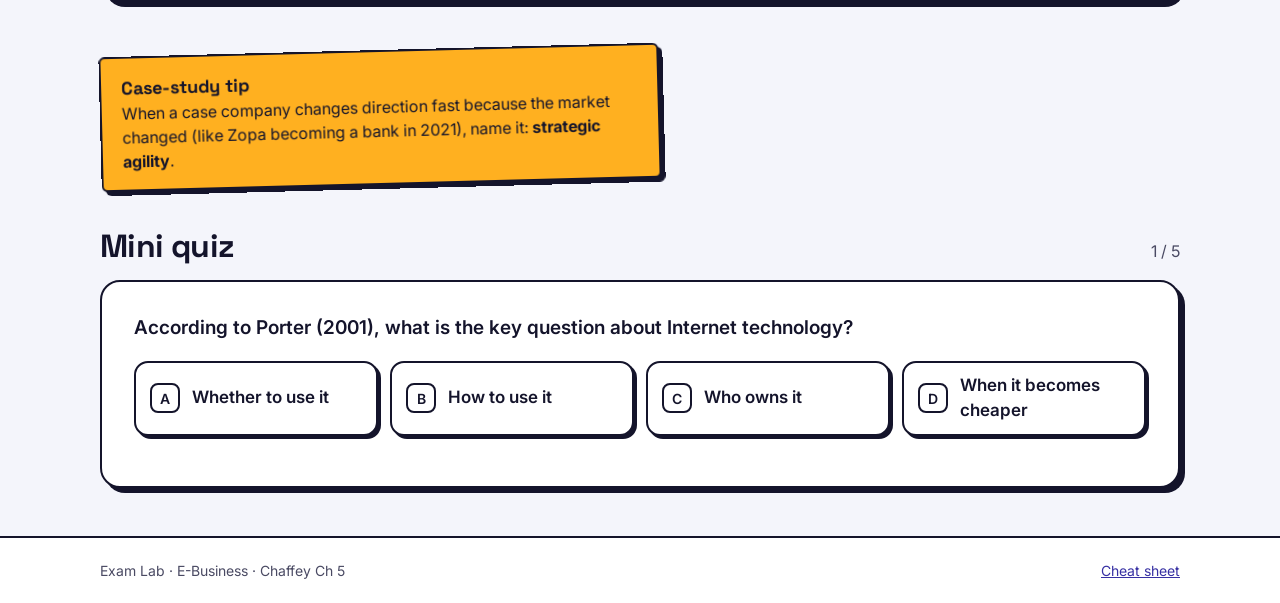
<file: ebusiness/lesson.html>
<!doctype html>
<html lang="en">
<head>
<meta charset="utf-8">
<meta name="viewport" content="width=device-width, initial-scale=1">
<title>E-Business · Exam Lab</title>
<meta name="description" content="E-Business, Chapter 5 Digital business strategy: animated video lessons, interactive models and mini quizzes.">
<link rel="icon" href="../assets/favicon.svg" type="image/svg+xml">
<link rel="preconnect" href="https://fonts.googleapis.com">
<link rel="preconnect" href="https://fonts.gstatic.com" crossorigin>
<link rel="stylesheet" href="https://fonts.googleapis.com/css2?family=Inter:wght@400;500;600&family=JetBrains+Mono:wght@400;600&family=Space+Grotesk:wght@500;700&display=swap">
<link rel="stylesheet" href="../assets/css/style.css">
<link rel="stylesheet" href="../assets/css/widgets.css">
<link rel="stylesheet" href="../assets/css/video.css">
<script>try{var t=localStorage.getItem('examlab:theme');if(t)document.documentElement.dataset.theme=t}catch(e){}</script>
<script type="module" src="lesson.js"></script>
</head>
<body>
<div class="scroll-progress" aria-hidden="true"></div>
<div class="wrap">
  <header class="site-header">
    <a class="back-link" href="../index.html#courses"><span data-icon="left"></span> All courses</a>
    <div class="row" style="gap:12px">
      <div class="dots" id="dots" aria-hidden="true"></div>
      <button class="btn btn--ghost btn--icon" type="button" data-theme-toggle aria-label="Switch theme"></button>
    </div>
  </header>
</div>

<main class="wrap stack" style="gap:44px">
  <div class="stack rise" style="gap:10px">
    <span class="eyebrow" id="eyebrow">E-Business · Chapter 5</span>
    <h1 class="page-title" id="title">Loading…</h1>
    <p class="lead" id="lead"></p>
    <nav class="toc" id="toc" aria-label="In this chapter"></nav>
  </div>

  <section class="stack" id="video" style="gap:12px;scroll-margin-top:16px"></section>

  <div class="stack" id="blocks" style="gap:48px"></div>

  <section class="stack" id="check" style="gap:16px">
    <div class="row row--between" style="align-items:baseline">
      <h2 class="section-title">Mini quiz</h2>
      <span class="muted" id="check-count"></span>
    </div>
    <div class="card card--pad stack" id="check-body" style="gap:20px"></div>
  </section>
</main>

<footer class="site-footer">
  <div class="wrap">
    <span>Exam Lab · E-Business · Chaffey Ch 5</span>
    <a href="cheatsheet.html">Cheat sheet</a>
  </div>
</footer>
</body>
</html>
</file>
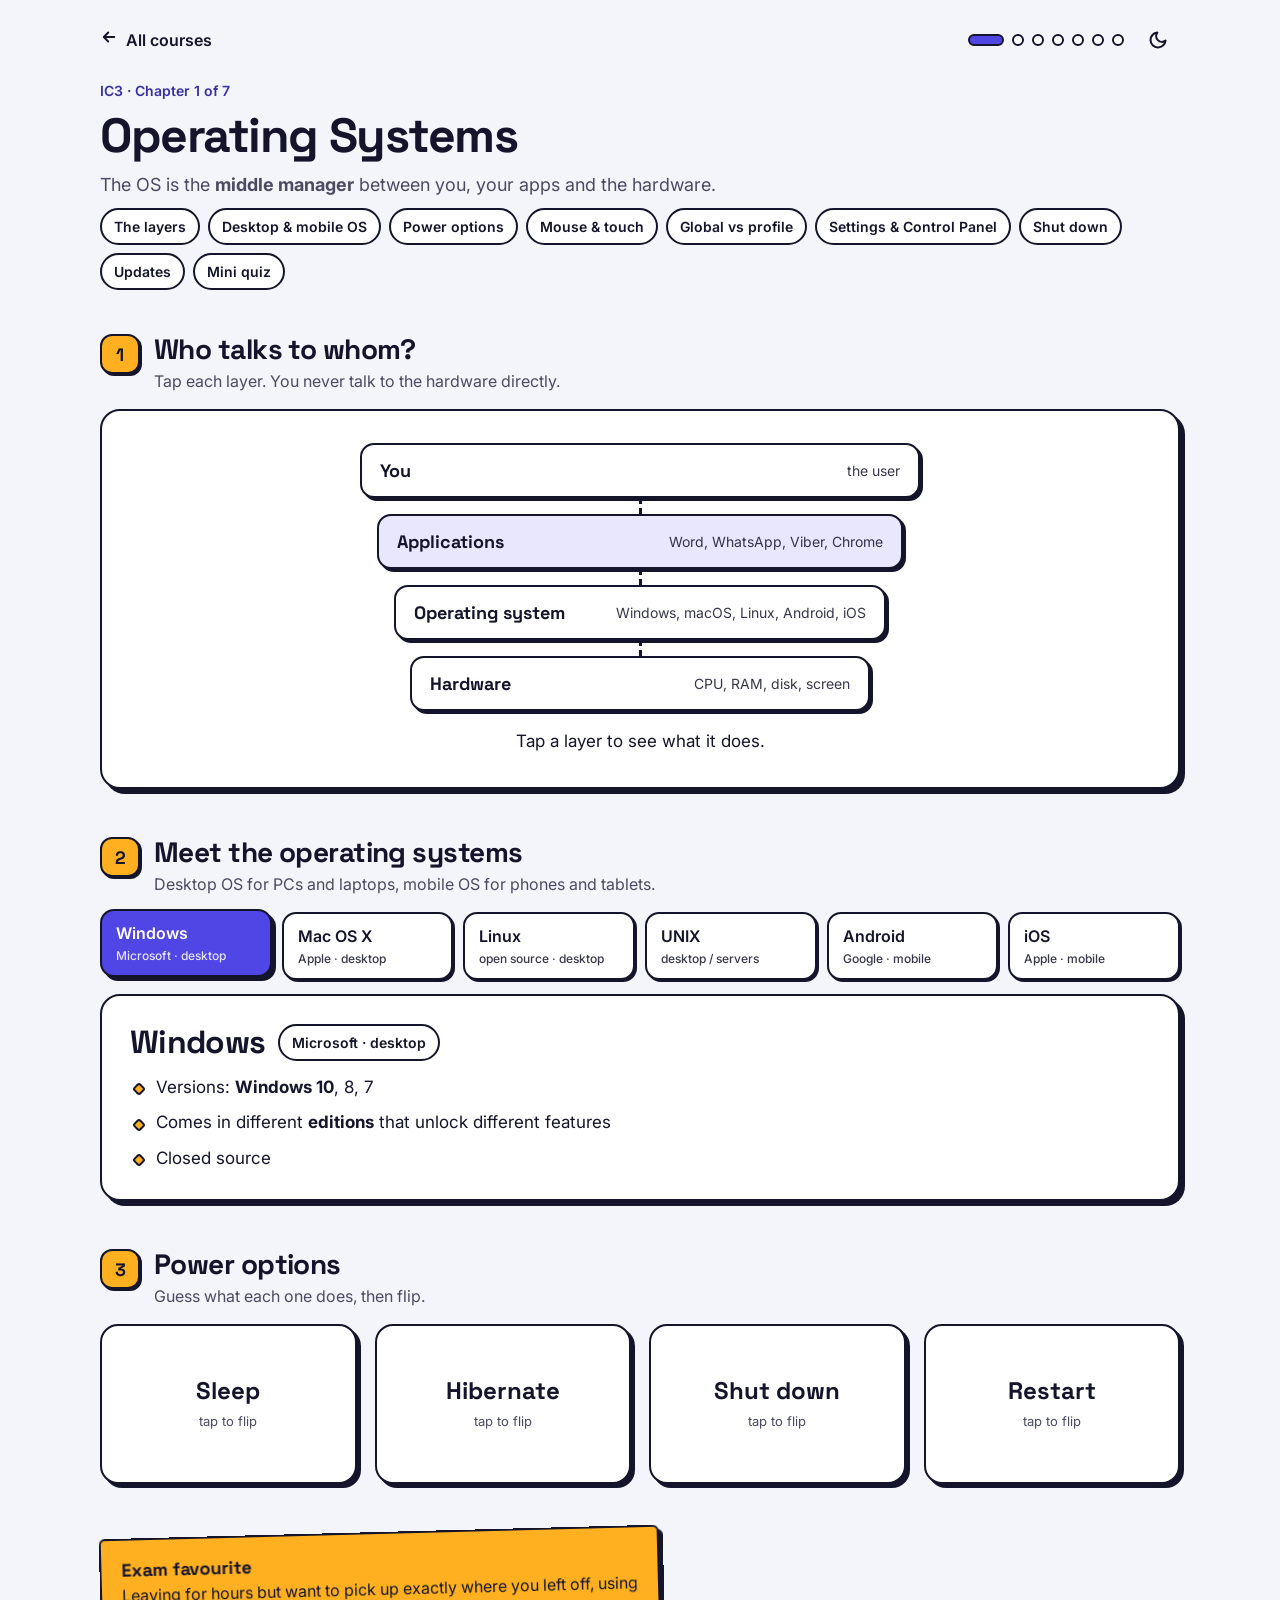
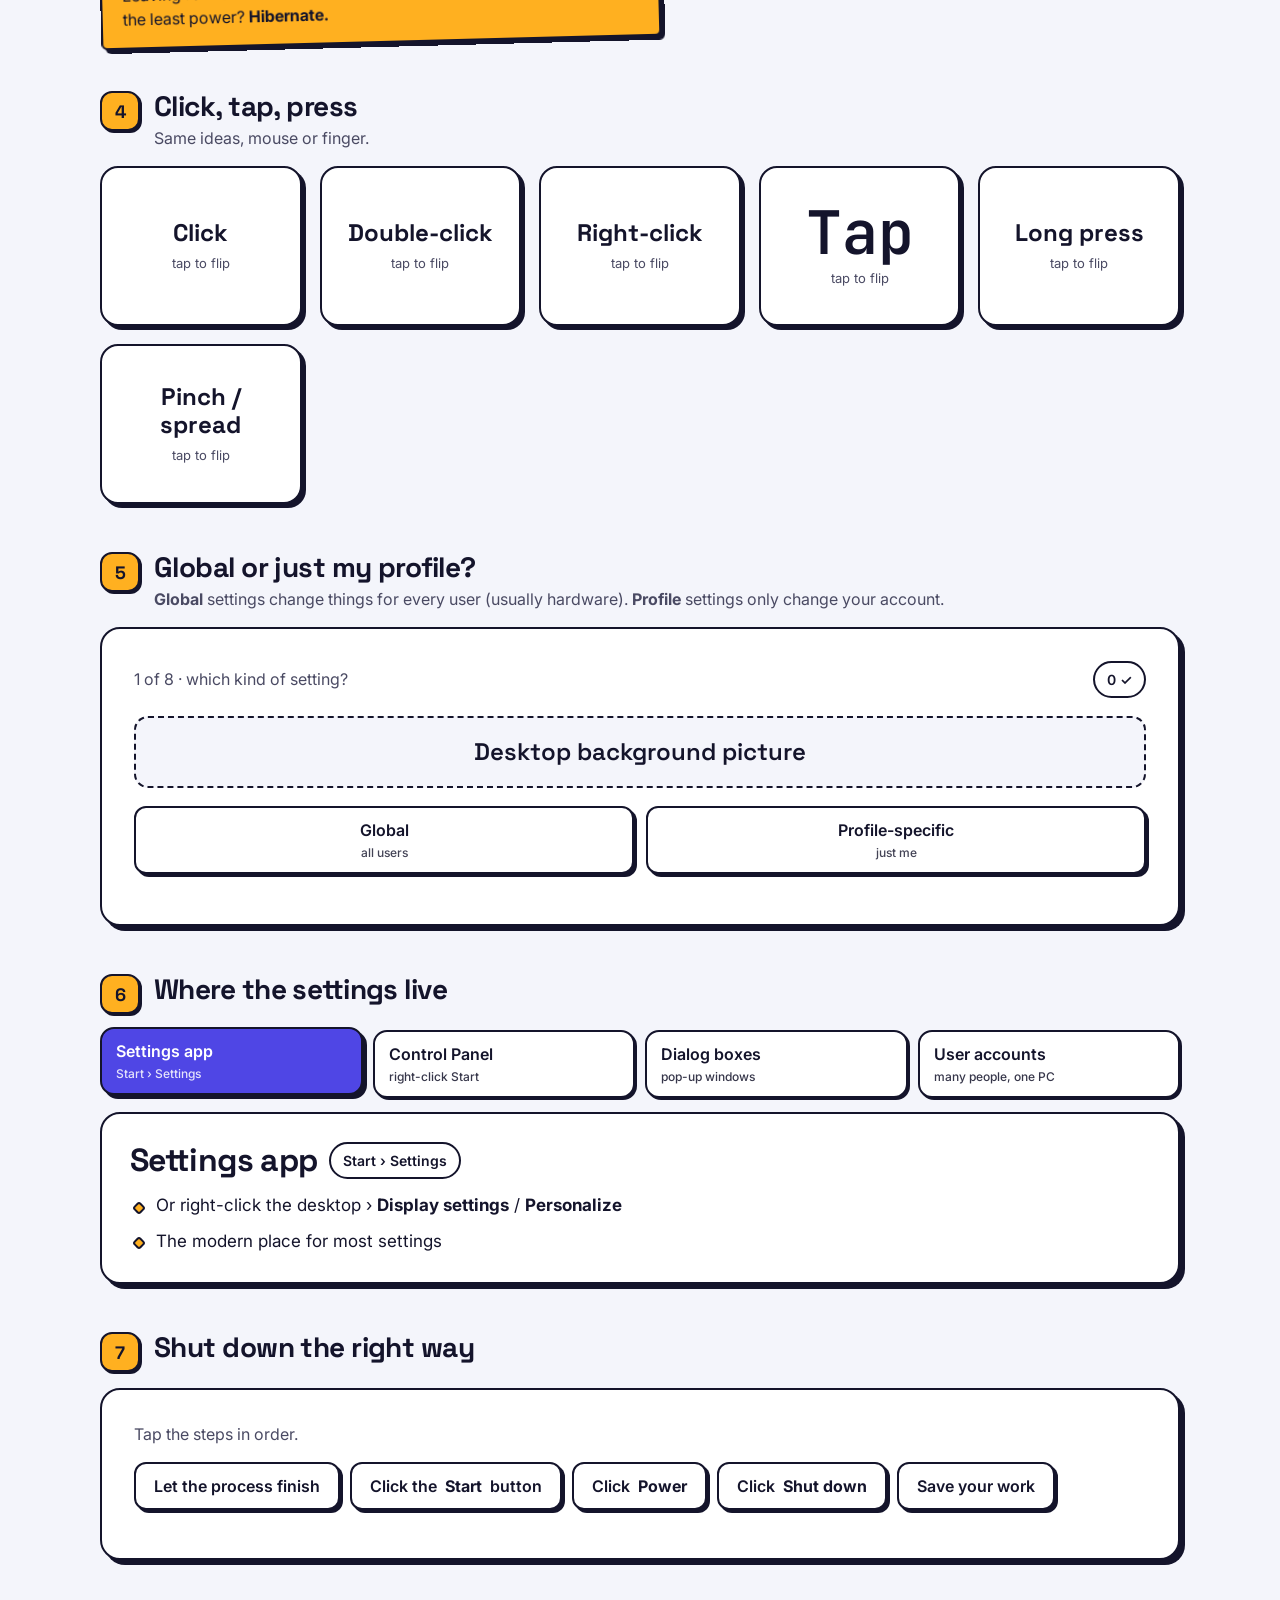
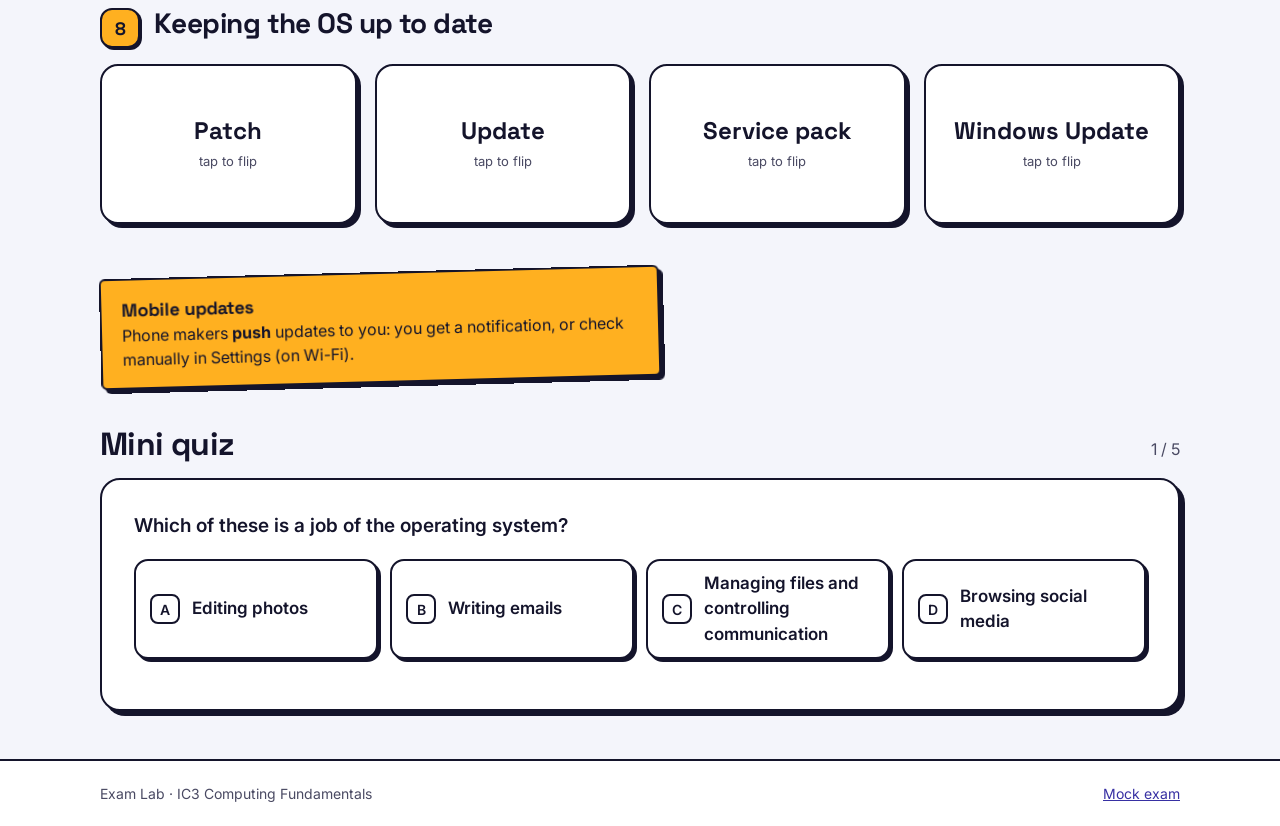
<file: ic3/chapter.html>
<!doctype html>
<html lang="en">
<head>
<meta charset="utf-8">
<meta name="viewport" content="width=device-width, initial-scale=1">
<title>IC3 · Computing Fundamentals · Exam Lab</title>
<meta name="description" content="IC3 GS5 Computing Fundamentals: short interactive lessons for chapters 1 to 7.">
<link rel="icon" href="../assets/favicon.svg" type="image/svg+xml">
<link rel="preconnect" href="https://fonts.googleapis.com">
<link rel="preconnect" href="https://fonts.gstatic.com" crossorigin>
<link rel="stylesheet" href="https://fonts.googleapis.com/css2?family=Inter:wght@400;500;600&family=JetBrains+Mono:wght@400;600&family=Space+Grotesk:wght@500;700&display=swap">
<link rel="stylesheet" href="../assets/css/style.css">
<link rel="stylesheet" href="../assets/css/widgets.css">
<script>try{var t=localStorage.getItem('examlab:theme');if(t)document.documentElement.dataset.theme=t}catch(e){}</script>
<script type="module" src="chapter.js"></script>
</head>
<body>
<div class="scroll-progress" aria-hidden="true"></div>
<div class="wrap">
  <header class="site-header">
    <a class="back-link" href="../index.html#courses"><span data-icon="left"></span> All courses</a>
    <div class="row" style="gap:12px">
      <div class="dots" id="dots" aria-hidden="true"></div>
      <button class="btn btn--ghost btn--icon" type="button" data-theme-toggle aria-label="Switch theme"></button>
    </div>
  </header>
</div>

<main class="wrap stack" style="gap:44px">
  <div class="stack rise" style="gap:10px">
    <span class="eyebrow" id="eyebrow">IC3 · Computing Fundamentals</span>
    <h1 class="page-title" id="title">Loading…</h1>
    <p class="lead" id="lead"></p>
    <nav class="toc" id="toc" aria-label="In this chapter"></nav>
  </div>

  <div class="stack" id="blocks" style="gap:48px"></div>

  <section class="stack" id="check" style="gap:16px">
    <div class="row row--between" style="align-items:baseline">
      <h2 class="section-title">Mini quiz</h2>
      <span class="muted" id="check-count"></span>
    </div>
    <div class="card card--pad stack" id="check-body" style="gap:20px"></div>
  </section>
</main>

<footer class="site-footer">
  <div class="wrap">
    <span>Exam Lab · IC3 Computing Fundamentals</span>
    <a href="exam.html">Mock exam</a>
  </div>
</footer>
</body>
</html>
</file>
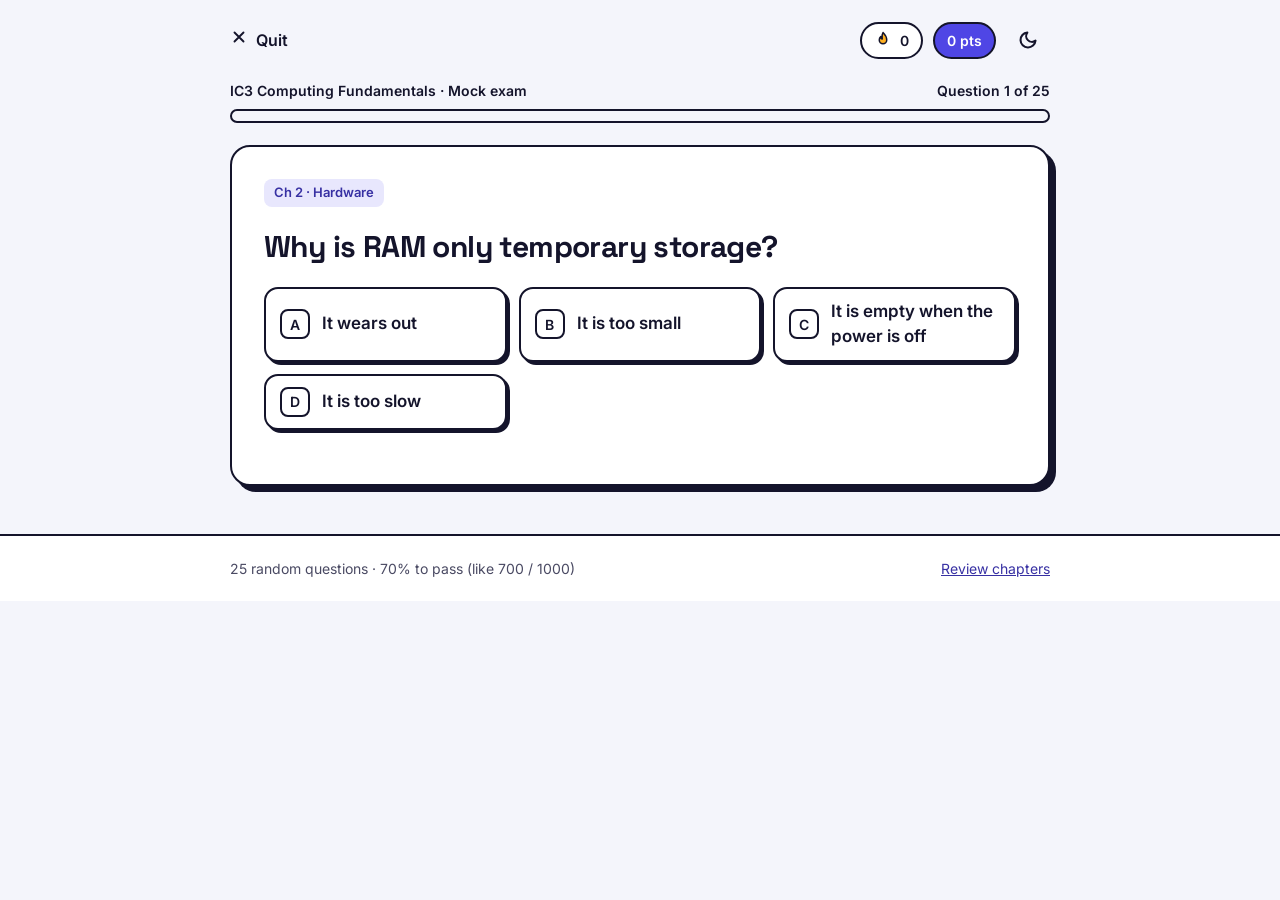
<file: ic3/exam.html>
<!doctype html>
<html lang="en">
<head>
<meta charset="utf-8">
<meta name="viewport" content="width=device-width, initial-scale=1">
<title>Mock exam · IC3 · Exam Lab</title>
<meta name="description" content="IC3 Computing Fundamentals mock exam: 25 random questions from chapters 1 to 7.">
<link rel="icon" href="../assets/favicon.svg" type="image/svg+xml">
<link rel="preconnect" href="https://fonts.googleapis.com">
<link rel="preconnect" href="https://fonts.gstatic.com" crossorigin>
<link rel="stylesheet" href="https://fonts.googleapis.com/css2?family=Inter:wght@400;500;600&family=JetBrains+Mono:wght@400;600&family=Space+Grotesk:wght@500;700&display=swap">
<link rel="stylesheet" href="../assets/css/style.css">
<script>try{var t=localStorage.getItem('examlab:theme');if(t)document.documentElement.dataset.theme=t}catch(e){}</script>
<script type="module" src="exam.js"></script>
</head>
<body>
<div class="wrap wrap--narrow">
  <header class="site-header">
    <a class="back-link" href="../index.html#courses"><span data-icon="x"></span> Quit</a>
    <div class="row" style="gap:10px">
      <span class="chip flame" id="streak" aria-label="Streak: 0"></span>
      <span class="chip chip--accent" id="score">0 pts</span>
      <button class="btn btn--ghost btn--icon" type="button" data-theme-toggle aria-label="Switch theme"></button>
    </div>
  </header>
</div>

<main class="wrap wrap--narrow stack" style="gap:22px">
  <div class="stack" style="gap:8px">
    <div class="row row--between" style="font-size:14px;font-weight:600"><span>IC3 Computing Fundamentals · Mock exam</span><span id="counter"></span></div>
    <div class="bar" role="progressbar" aria-label="Exam progress" aria-valuemin="0" aria-valuemax="100" aria-valuenow="0" id="bar"><span></span></div>
  </div>
  <div id="quiz" aria-live="polite"></div>
</main>

<footer class="site-footer">
  <div class="wrap wrap--narrow">
    <span>25 random questions · 70% to pass (like 700 / 1000)</span>
    <a href="chapter.html?c=1">Review chapters</a>
  </div>
</footer>
</body>
</html>
</file>
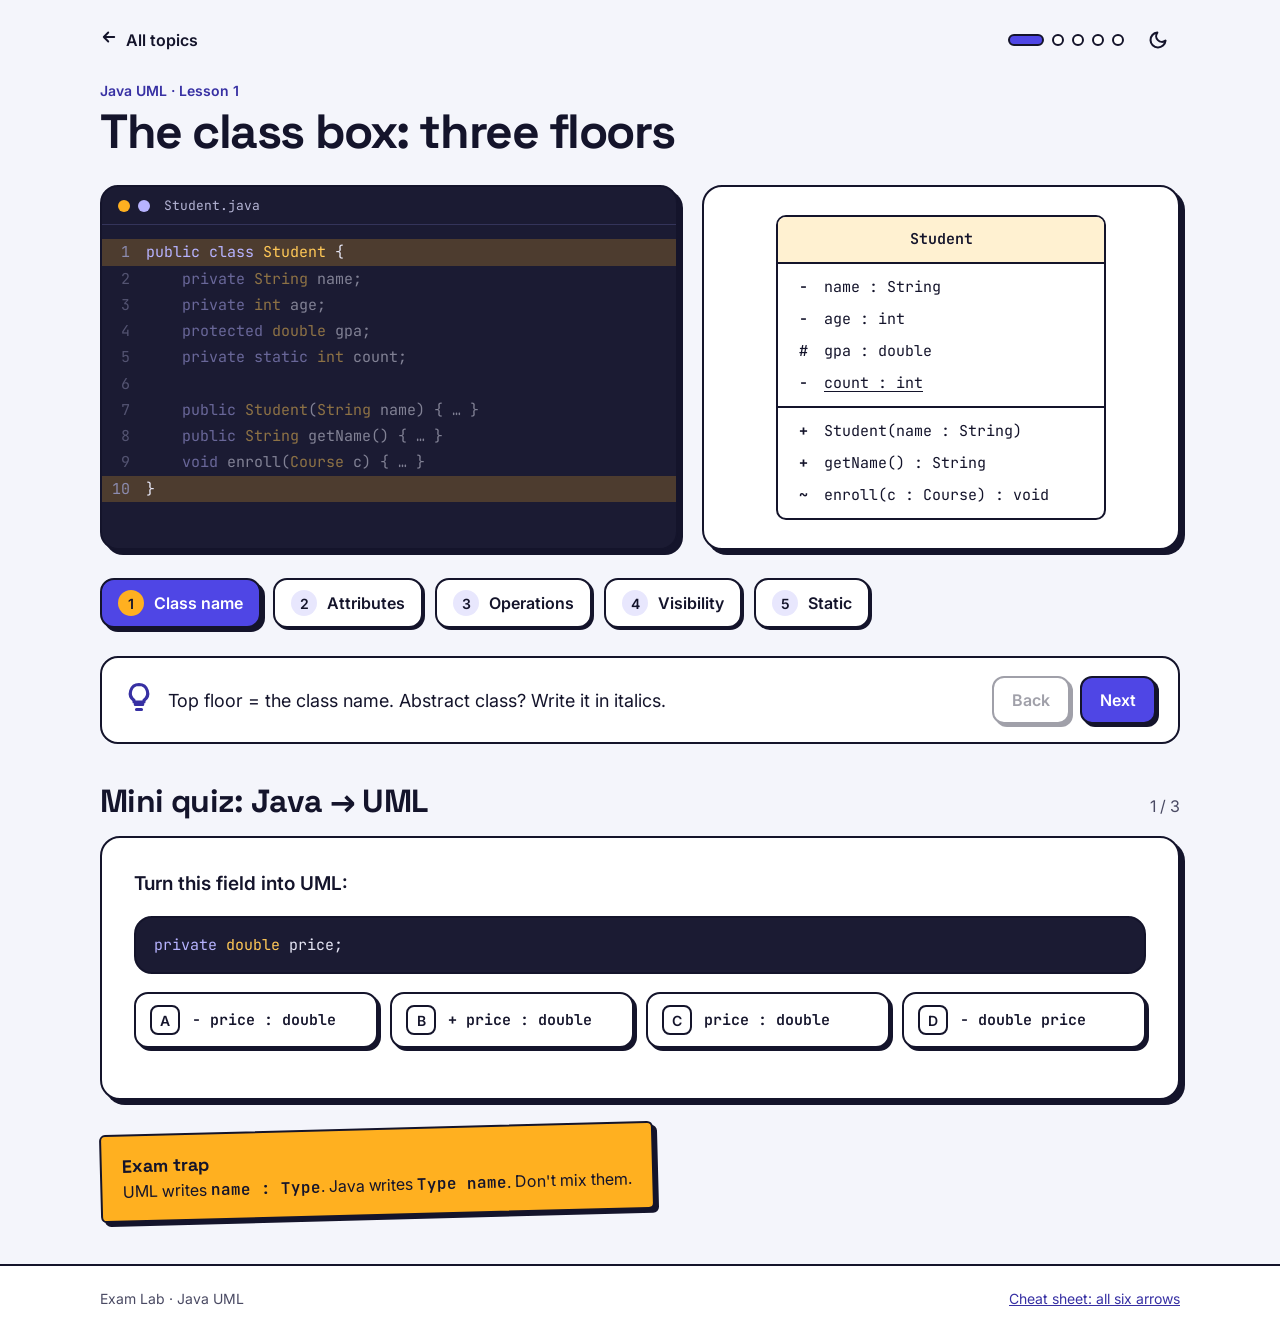
<file: java-uml/class-box.html>
<!doctype html>
<html lang="en">
<head>
<meta charset="utf-8">
<meta name="viewport" content="width=device-width, initial-scale=1">
<title>The class box · Java UML · Exam Lab</title>
<meta name="description" content="Lesson 1: how a Java class turns into a UML class box.">
<link rel="icon" href="../assets/favicon.svg" type="image/svg+xml">
<link rel="preconnect" href="https://fonts.googleapis.com">
<link rel="preconnect" href="https://fonts.gstatic.com" crossorigin>
<link rel="stylesheet" href="https://fonts.googleapis.com/css2?family=Inter:wght@400;500;600&family=JetBrains+Mono:wght@400;600&family=Space+Grotesk:wght@500;700&display=swap">
<link rel="stylesheet" href="../assets/css/style.css">
<script>try{var t=localStorage.getItem('examlab:theme');if(t)document.documentElement.dataset.theme=t}catch(e){}</script>
<script type="module" src="class-box.js"></script>
<style>
  .split { display: flex; flex-wrap: wrap; gap: 24px; align-items: stretch; }
  .split > .code { flex: 1 1 460px; box-shadow: 5px 5px 0 var(--shadow); }
  .uml-stage { flex: 1 1 360px; min-width: 0; display: flex; align-items: center; justify-content: center; padding: 28px; }
  .uml-stage .uml { width: 330px; max-width: 100%; }
  .tip { display: flex; flex-wrap: wrap; gap: 18px; align-items: center; justify-content: space-between; }
  .tip__text { display: flex; gap: 14px; align-items: center; flex: 1 1 420px; min-width: 0; font-size: 18px; color: var(--text); }
  .tip__text svg { color: var(--accent-text); }
</style>
</head>
<body>
<div class="wrap">
  <header class="site-header">
    <a class="back-link" href="../index.html#courses"><span data-icon="left"></span> All topics</a>
    <div class="row" style="gap:12px">
      <div class="dots" id="dots" aria-hidden="true"></div>
      <button class="btn btn--ghost btn--icon" type="button" data-theme-toggle aria-label="Switch theme"></button>
    </div>
  </header>
</div>

<main class="wrap stack" style="gap:28px">
  <div class="stack rise" style="gap:6px">
    <span class="eyebrow">Java UML · Lesson 1</span>
    <h1 class="page-title">The class box: three floors</h1>
  </div>

  <div class="split rise rise-1">
    <div id="code"></div>
    <div class="card uml-stage">
      <div class="uml" role="img" aria-label="UML class box for Student">
        <div class="uml__name" data-part="name"><span class="uml__title">Student</span></div>
        <div class="uml__sec" data-part="field">
          <div class="uml__row"><span class="vis">-</span><span class="uml__txt">name : String</span></div>
          <div class="uml__row"><span class="vis">-</span><span class="uml__txt">age : int</span></div>
          <div class="uml__row"><span class="vis">#</span><span class="uml__txt">gpa : double</span></div>
          <div class="uml__row is-static" data-static><span class="vis">-</span><span class="uml__txt">count : int</span></div>
        </div>
        <div class="uml__sec" data-part="method">
          <div class="uml__row"><span class="vis">+</span><span class="uml__txt">Student(name : String)</span></div>
          <div class="uml__row"><span class="vis">+</span><span class="uml__txt">getName() : String</span></div>
          <div class="uml__row"><span class="vis">~</span><span class="uml__txt">enroll(c : Course) : void</span></div>
        </div>
      </div>
    </div>
  </div>

  <div class="tabs" role="tablist" aria-label="Lesson steps" id="tabs"></div>

  <div class="panel tip" id="tip" aria-live="polite">
    <div class="tip__text"><span data-icon="bulb" data-size="30"></span><span id="tip-text"></span></div>
    <div class="row" style="gap:10px">
      <button class="btn" type="button" id="prev">Back</button>
      <button class="btn btn--primary" type="button" id="next">Next</button>
    </div>
  </div>

  <section class="stack" id="check" style="gap:16px;padding-top:12px">
    <div class="row row--between" style="align-items:baseline">
      <h2 class="section-title">Mini quiz: Java → UML</h2>
      <span class="muted" id="check-count"></span>
    </div>
    <div class="card card--pad stack" id="check-body" style="gap:20px"></div>
  </section>

  <div class="sticky">
    <strong>Exam trap</strong>
    UML writes <code>name : Type</code>. Java writes <code>Type name</code>. Don't mix them.
  </div>
</main>

<footer class="site-footer">
  <div class="wrap">
    <span>Exam Lab · Java UML</span>
    <a href="relationships.html">Cheat sheet: all six arrows</a>
  </div>
</footer>
</body>
</html>
</file>
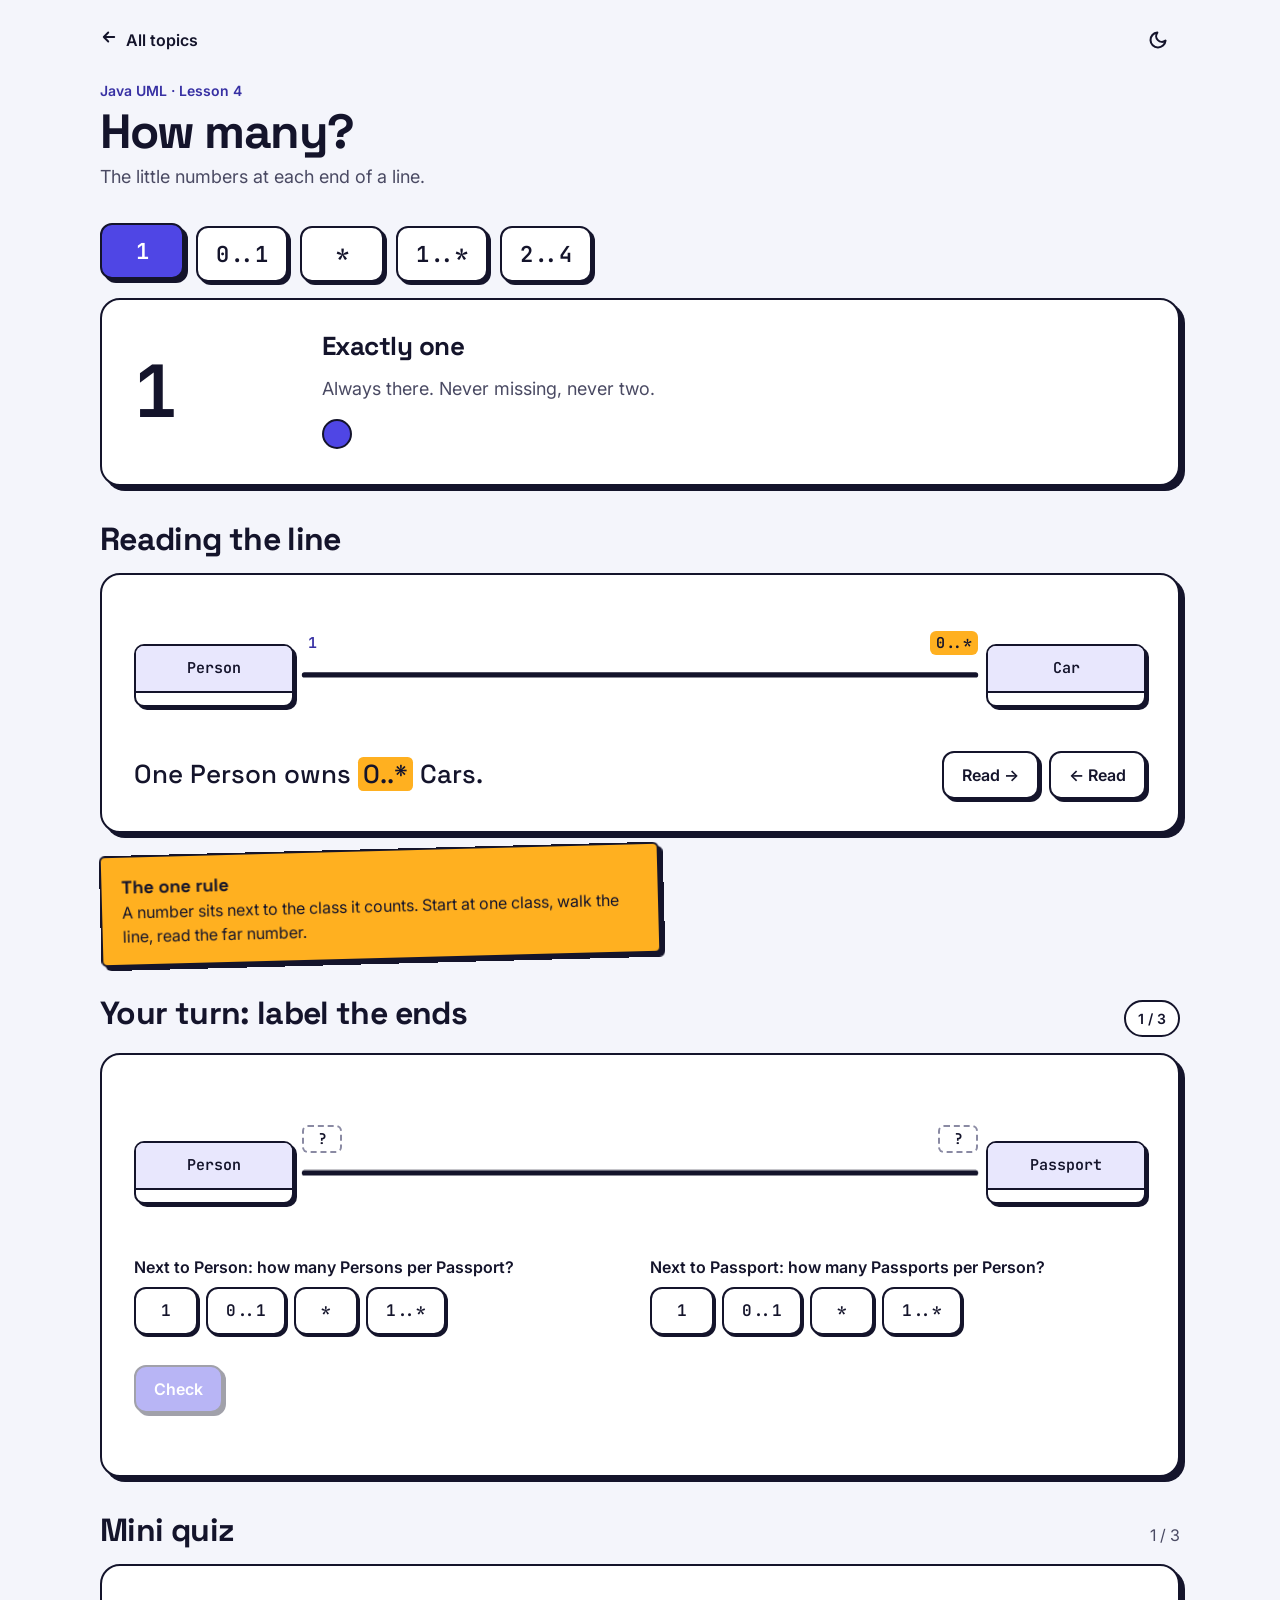
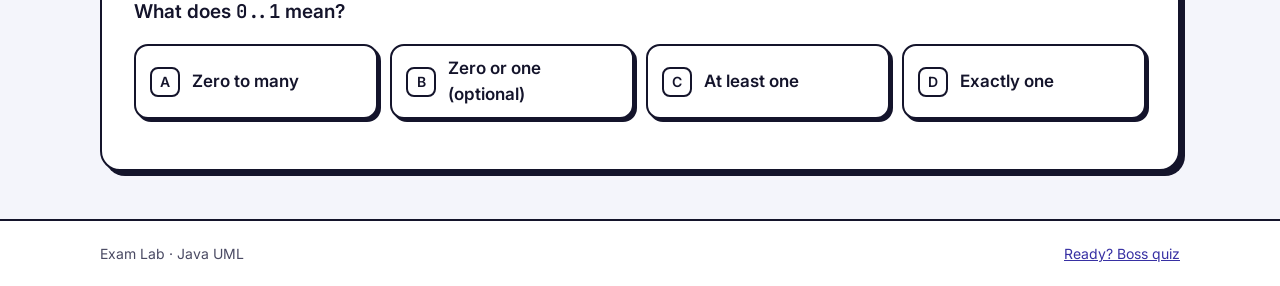
<file: java-uml/multiplicity.html>
<!doctype html>
<html lang="en">
<head>
<meta charset="utf-8">
<meta name="viewport" content="width=device-width, initial-scale=1">
<title>Multiplicity · Java UML · Exam Lab</title>
<meta name="description" content="Lesson 4: reading and writing UML multiplicity (1, 0..1, *, 1..*).">
<link rel="icon" href="../assets/favicon.svg" type="image/svg+xml">
<link rel="preconnect" href="https://fonts.googleapis.com">
<link rel="preconnect" href="https://fonts.gstatic.com" crossorigin>
<link rel="stylesheet" href="https://fonts.googleapis.com/css2?family=Inter:wght@400;500;600&family=JetBrains+Mono:wght@400;600&family=Space+Grotesk:wght@500;700&display=swap">
<link rel="stylesheet" href="../assets/css/style.css">
<script>try{var t=localStorage.getItem('examlab:theme');if(t)document.documentElement.dataset.theme=t}catch(e){}</script>
<script type="module" src="multiplicity.js"></script>
<style>
  .mchips { display: flex; flex-wrap: wrap; gap: 12px; }
  .mchip { min-width: 84px; min-height: 56px; font: 600 22px "JetBrains Mono", monospace; }
  .mchip[aria-pressed="true"] { background: var(--accent); color: var(--on-accent); box-shadow: 4px 4px 0 var(--shadow); transform: translateY(-3px); }
  .meaning { display: flex; flex-wrap: wrap; gap: 28px; align-items: center; }
  .meaning__big { font: 700 clamp(48px, 8vw, 72px)/1 "JetBrains Mono", monospace; min-width: 160px; }
  .meaning__text { flex: 1 1 260px; min-width: 0; display: flex; flex-direction: column; gap: 14px; }
  .meaning__text h3 { font-size: 26px; }
  .pips { display: flex; flex-wrap: wrap; gap: 10px; align-items: center; min-height: 36px; }
  .pip { width: 30px; height: 30px; border-radius: 50%; border: 2px solid var(--line); background: var(--accent); animation: pop .35s ease-out both; }
  .pip--maybe { background: transparent; border-style: dashed; border-color: var(--uml); }
  .pip--fade { filter: opacity(.4); }
  .pips__more { font: 700 22px "JetBrains Mono", monospace; animation: rise .4s ease-out both; }

  .reader { display: flex; flex-direction: column; gap: 24px; padding-top: 48px; }
  .reader .mult { transition: background .25s ease, color .25s ease; padding: 2px 6px; border-radius: 6px; animation: none; bottom: auto; top: calc(50% - 44px); }
  .reader .mult.is-on { background: var(--sun); color: var(--on-sun); animation: bump .4s ease-out; }
  .traveller { position: absolute; top: 50%; width: 14px; height: 14px; margin-top: -7px; border-radius: 50%; background: var(--sun); border: 2px solid var(--line); opacity: 0; }
  .traveller.go-right { animation: travel-r .9s ease-in-out both; }
  .traveller.go-left { animation: travel-l .9s ease-in-out both; }
  @keyframes travel-r { 0% { left: 0; opacity: 1; } 90% { opacity: 1; } 100% { left: calc(100% - 14px); opacity: 0; } }
  @keyframes travel-l { 0% { left: calc(100% - 14px); opacity: 1; } 90% { opacity: 1; } 100% { left: 0; opacity: 0; } }
  .reader__sentence { font-family: "Space Grotesk", sans-serif; font-size: clamp(20px, 2.6vw, 26px); font-weight: 500; min-height: 36px; }

  .puzzle { display: flex; flex-direction: column; gap: 26px; }
  .puzzle .stage { padding-top: 34px; }
  .puzzle .mult { animation: none; bottom: auto; top: calc(50% - 48px); padding: 2px 8px; border-radius: 6px; border: 2px dashed var(--faint-line); min-width: 40px; text-align: center; color: var(--text); }
  .puzzle .mult.is-right { border: 2px solid var(--ok-line); background: var(--ok-bg); color: var(--ok-ink); }
  .puzzle .mult.is-wrong { border: 2px solid var(--bad-line); background: var(--bad-bg); color: var(--bad-ink); animation: shake .4s ease-in-out; }
  .ends { display: grid; grid-template-columns: repeat(2, minmax(0, 1fr)); gap: 20px; }
  .end { display: flex; flex-direction: column; gap: 8px; }
  .end__label { font-weight: 600; }
  .seg { display: flex; flex-wrap: wrap; gap: 8px; }
  .seg .btn { min-width: 64px; font-family: "JetBrains Mono", monospace; box-shadow: 2px 2px 0 var(--shadow); }
  .seg .btn[aria-pressed="true"] { background: var(--accent); color: var(--on-accent); }
  @media (max-width: 560px) { .ends { grid-template-columns: minmax(0, 1fr); } }
</style>
</head>
<body>
<div class="wrap">
  <header class="site-header">
    <a class="back-link" href="../index.html#courses"><span data-icon="left"></span> All topics</a>
    <button class="btn btn--ghost btn--icon" type="button" data-theme-toggle aria-label="Switch theme"></button>
  </header>
</div>

<main class="wrap stack" style="gap:36px">
  <div class="stack rise" style="gap:6px">
    <span class="eyebrow">Java UML · Lesson 4</span>
    <h1 class="page-title">How many?</h1>
    <p class="lead">The little numbers at each end of a line.</p>
  </div>

  <section class="stack rise rise-1" style="gap:16px">
    <div class="mchips" role="group" aria-label="Multiplicity values" id="mchips"></div>
    <div class="card card--pad meaning" id="meaning" aria-live="polite"></div>
  </section>

  <section class="stack" style="gap:16px">
    <h2 class="section-title">Reading the line</h2>
    <div class="card card--pad reader">
      <div class="stage" role="img" aria-label="Person, multiplicity 1, associated with Car, multiplicity 0..*">
        <div class="uml uml--box"><div class="uml__name">Person</div><div class="uml__sec uml__sec--empty"></div></div>
        <div class="stage__link" id="reader-link">
          <svg class="arrow" viewBox="0 0 400 60" aria-hidden="true"><line x1="6" y1="30" x2="394" y2="30" stroke-width="3"></line></svg>
          <span class="traveller" id="traveller"></span>
          <span class="mult mult--l" id="m-left">1</span>
          <span class="mult mult--r" id="m-right">0..*</span>
        </div>
        <div class="uml uml--box"><div class="uml__name">Car</div><div class="uml__sec uml__sec--empty"></div></div>
      </div>
      <div class="row row--between">
        <p class="reader__sentence" id="reader-sentence" aria-live="polite"></p>
        <div class="row" style="gap:10px">
          <button class="btn" type="button" id="read-right">Read →</button>
          <button class="btn" type="button" id="read-left">← Read</button>
        </div>
      </div>
    </div>
    <div class="sticky">
      <strong>The one rule</strong>
      A number sits next to the class it counts. Start at one class, walk the line, read the far number.
    </div>
  </section>

  <section class="stack" style="gap:16px">
    <div class="row row--between" style="align-items:baseline">
      <h2 class="section-title">Your turn: label the ends</h2>
      <span class="chip" id="puzzle-count"></span>
    </div>
    <div class="card card--pad puzzle" id="puzzle"></div>
  </section>

  <section class="stack" id="check" style="gap:16px">
    <div class="row row--between" style="align-items:baseline">
      <h2 class="section-title">Mini quiz</h2>
      <span class="muted" id="check-count"></span>
    </div>
    <div class="card card--pad stack" id="check-body" style="gap:20px"></div>
  </section>
</main>

<footer class="site-footer">
  <div class="wrap">
    <span>Exam Lab · Java UML</span>
    <a href="quiz.html">Ready? Boss quiz</a>
  </div>
</footer>
</body>
</html>
</file>
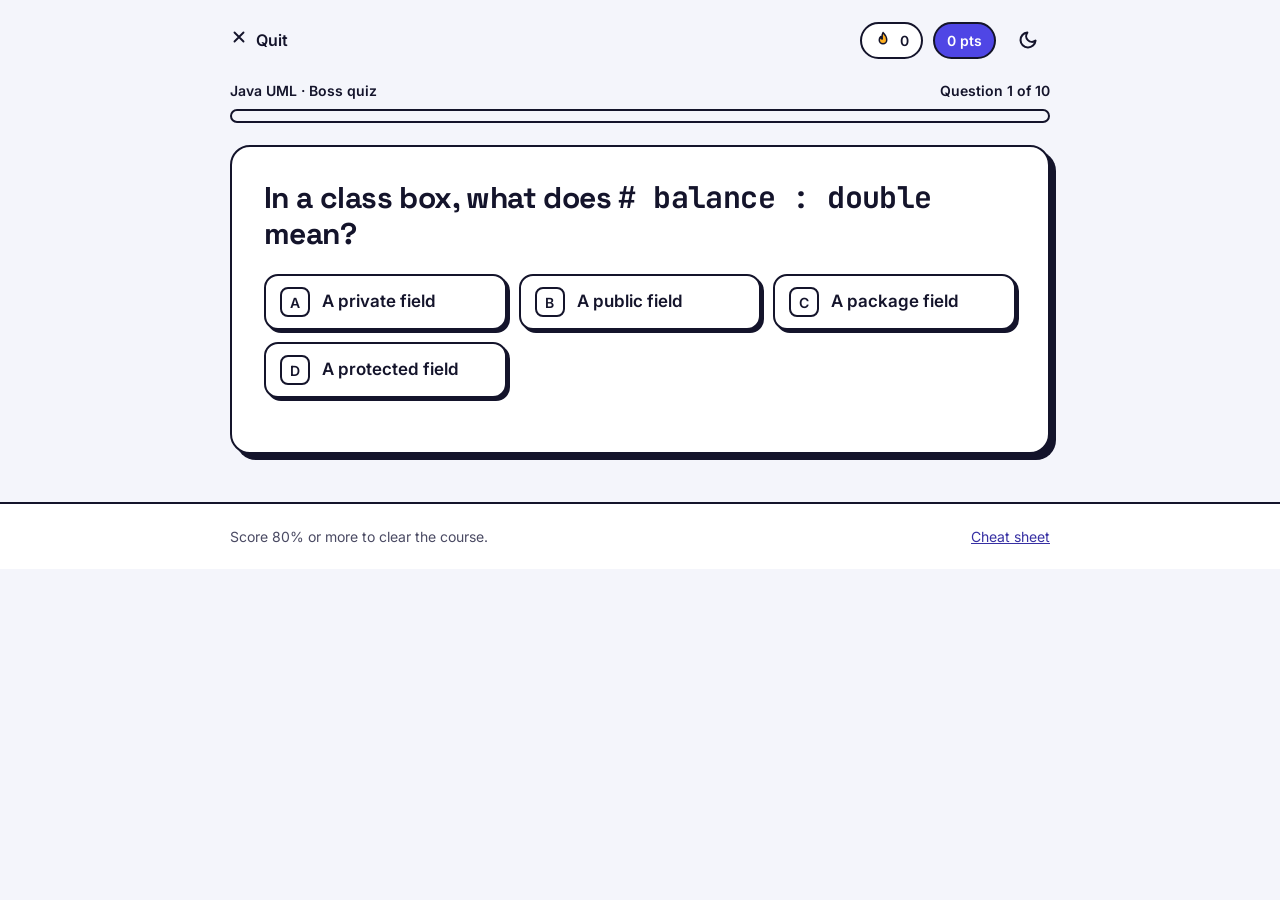
<file: java-uml/quiz.html>
<!doctype html>
<html lang="en">
<head>
<meta charset="utf-8">
<meta name="viewport" content="width=device-width, initial-scale=1">
<title>Boss quiz · Java UML · Exam Lab</title>
<meta name="description" content="Ten mixed questions on Java UML class diagrams, with instant feedback.">
<link rel="icon" href="../assets/favicon.svg" type="image/svg+xml">
<link rel="preconnect" href="https://fonts.googleapis.com">
<link rel="preconnect" href="https://fonts.gstatic.com" crossorigin>
<link rel="stylesheet" href="https://fonts.googleapis.com/css2?family=Inter:wght@400;500;600&family=JetBrains+Mono:wght@400;600&family=Space+Grotesk:wght@500;700&display=swap">
<link rel="stylesheet" href="../assets/css/style.css">
<script>try{var t=localStorage.getItem('examlab:theme');if(t)document.documentElement.dataset.theme=t}catch(e){}</script>
<script type="module" src="quiz.js"></script>
</head>
<body>
<div class="wrap wrap--narrow">
  <header class="site-header">
    <a class="back-link" href="../index.html#courses"><span data-icon="x"></span> Quit</a>
    <div class="row" style="gap:10px">
      <span class="chip flame" id="streak" aria-label="Streak: 0"></span>
      <span class="chip chip--accent" id="score">0 pts</span>
      <button class="btn btn--ghost btn--icon" type="button" data-theme-toggle aria-label="Switch theme"></button>
    </div>
  </header>
</div>

<main class="wrap wrap--narrow stack" style="gap:22px">
  <div class="stack" style="gap:8px">
    <div class="row row--between" style="font-size:14px;font-weight:600"><span>Java UML · Boss quiz</span><span id="counter"></span></div>
    <div class="bar" role="progressbar" aria-label="Quiz progress" aria-valuemin="0" aria-valuemax="100" aria-valuenow="0" id="bar"><span></span></div>
  </div>
  <div id="quiz" aria-live="polite"></div>
</main>

<footer class="site-footer">
  <div class="wrap wrap--narrow">
    <span>Score 80% or more to clear the course.</span>
    <a href="relationships.html">Cheat sheet</a>
  </div>
</footer>
</body>
</html>
</file>
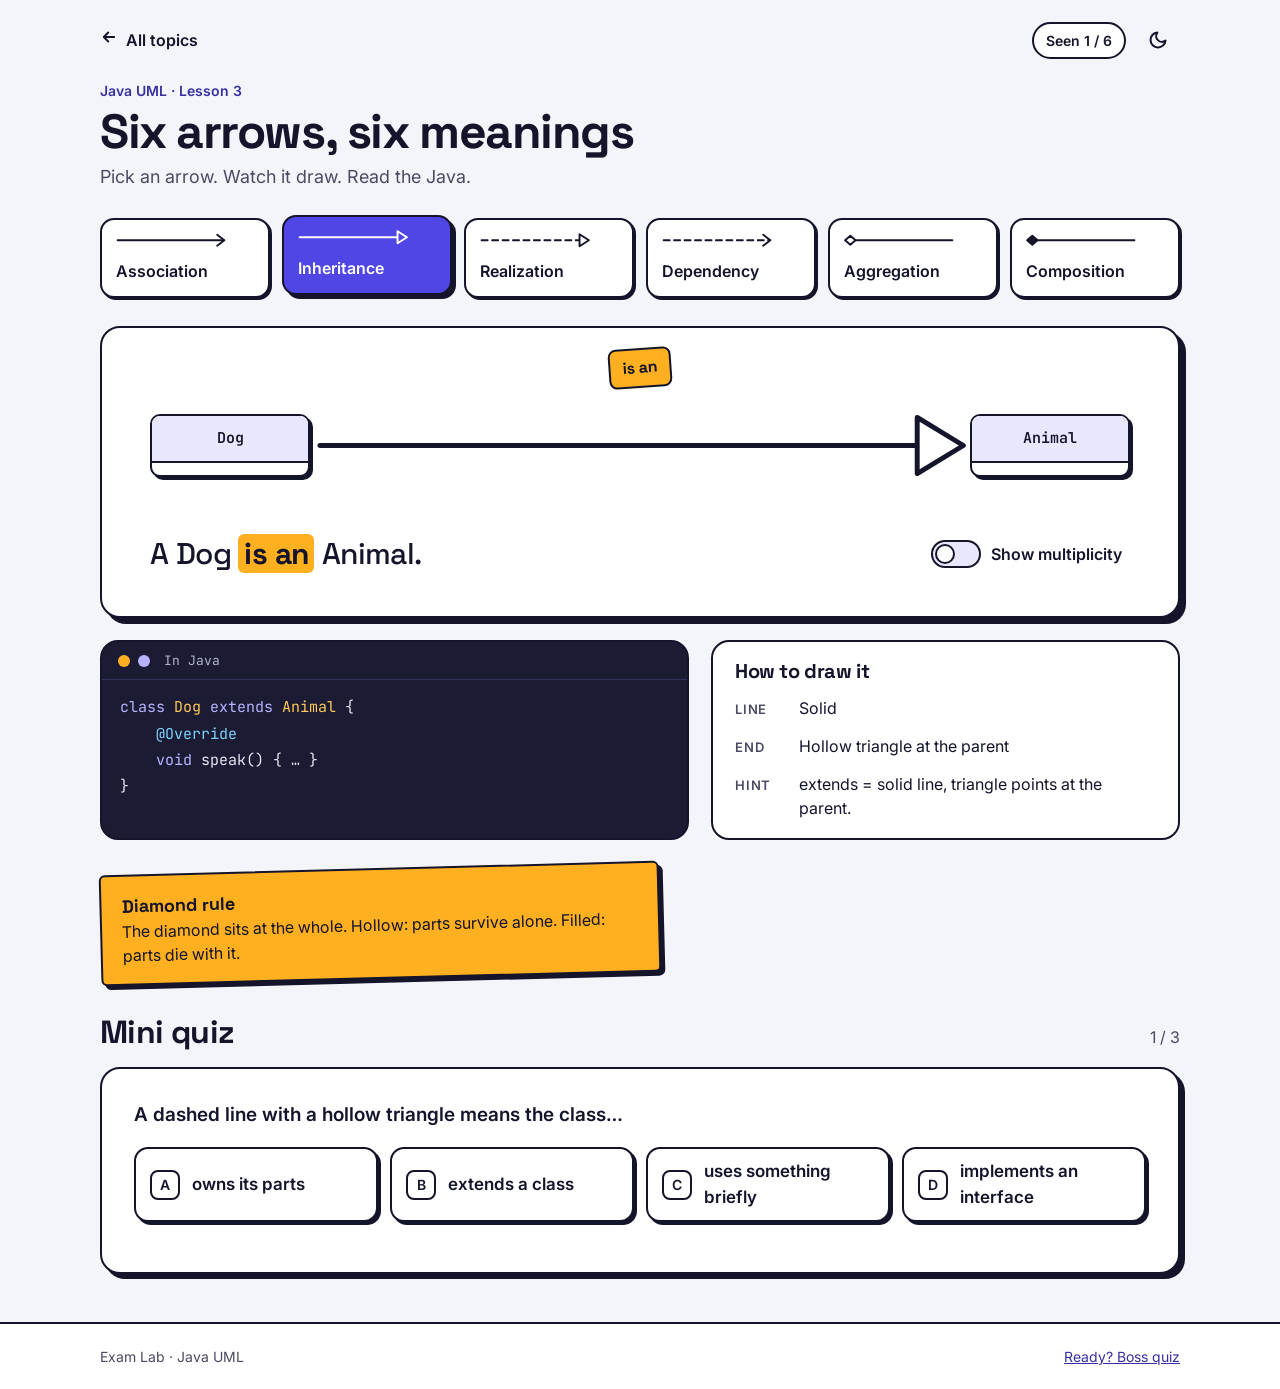
<file: java-uml/relationships.html>
<!doctype html>
<html lang="en">
<head>
<meta charset="utf-8">
<meta name="viewport" content="width=device-width, initial-scale=1">
<title>Relationships · Java UML · Exam Lab</title>
<meta name="description" content="Lesson 3: the six UML relationship arrows, animated, with the matching Java code.">
<link rel="icon" href="../assets/favicon.svg" type="image/svg+xml">
<link rel="preconnect" href="https://fonts.googleapis.com">
<link rel="preconnect" href="https://fonts.gstatic.com" crossorigin>
<link rel="stylesheet" href="https://fonts.googleapis.com/css2?family=Inter:wght@400;500;600&family=JetBrains+Mono:wght@400;600&family=Space+Grotesk:wght@500;700&display=swap">
<link rel="stylesheet" href="../assets/css/style.css">
<script>try{var t=localStorage.getItem('examlab:theme');if(t)document.documentElement.dataset.theme=t}catch(e){}</script>
<script type="module" src="relationships.js"></script>
<style>
  .picker { display: grid; grid-template-columns: repeat(auto-fit, minmax(160px, 1fr)); gap: 12px; }
  .rel-chip {
    display: flex; flex-direction: column; align-items: flex-start; gap: 10px; min-height: 80px; padding: 12px 14px;
    border-radius: 14px; border: 2px solid var(--line); background: var(--surface); color: var(--text);
    box-shadow: 2px 2px 0 var(--shadow); font-weight: 600; text-align: left; cursor: pointer; transition: all .2s ease; position: relative;
  }
  .rel-chip:hover { transform: translateY(-2px); }
  .rel-chip .arrow { width: 110px; color: currentColor; }
  .rel-chip[aria-selected="true"] { background: var(--accent); color: var(--on-accent); box-shadow: 4px 4px 0 var(--shadow); transform: translateY(-3px); --hollow: var(--accent); }
  .rel-chip__seen { position: absolute; top: 8px; right: 10px; color: var(--accent-text); }
  .rel-chip[aria-selected="true"] .rel-chip__seen { color: var(--on-accent); }
  .stage-card { padding: 68px clamp(14px, 4vw, 48px) 40px; display: flex; flex-direction: column; gap: 36px; box-shadow: 6px 6px 0 var(--shadow); }
  .say { font-family: "Space Grotesk", sans-serif; font-size: clamp(22px, 3vw, 30px); font-weight: 500; letter-spacing: -0.02em; }
  .say .hl { font-weight: 700; }
  .facts { display: flex; flex-wrap: wrap; gap: 22px; align-items: stretch; }
  .facts > .code { flex: 1 1 440px; }
  .facts > .panel { flex: 1 1 320px; min-width: 0; display: flex; flex-direction: column; gap: 14px; }
  .fact { display: flex; gap: 12px; align-items: baseline; }
  .fact__k { flex: none; width: 52px; font-size: 13px; font-weight: 600; color: var(--muted); text-transform: uppercase; letter-spacing: .06em; }
</style>
</head>
<body>
<div class="wrap">
  <header class="site-header">
    <a class="back-link" href="../index.html#courses"><span data-icon="left"></span> All topics</a>
    <div class="row" style="gap:10px">
      <span class="chip" id="seen-chip">Seen 0 / 6</span>
      <button class="btn btn--ghost btn--icon" type="button" data-theme-toggle aria-label="Switch theme"></button>
    </div>
  </header>
</div>

<main class="wrap stack" style="gap:28px">
  <div class="stack rise" style="gap:6px">
    <span class="eyebrow">Java UML · Lesson 3</span>
    <h1 class="page-title">Six arrows, six meanings</h1>
    <p class="lead">Pick an arrow. Watch it draw. Read the Java.</p>
  </div>

  <div class="picker rise rise-1" role="tablist" aria-label="Relationship types" id="picker"></div>

  <div id="stage" aria-live="polite"></div>

  <div class="sticky">
    <strong>Diamond rule</strong>
    The diamond sits at the whole. Hollow: parts survive alone. Filled: parts die with it.
  </div>

  <section class="stack" id="check" style="gap:16px;padding-top:8px">
    <div class="row row--between" style="align-items:baseline">
      <h2 class="section-title">Mini quiz</h2>
      <span class="muted" id="check-count"></span>
    </div>
    <div class="card card--pad stack" id="check-body" style="gap:20px"></div>
  </section>
</main>

<footer class="site-footer">
  <div class="wrap">
    <span>Exam Lab · Java UML</span>
    <a href="quiz.html">Ready? Boss quiz</a>
  </div>
</footer>
</body>
</html>
</file>
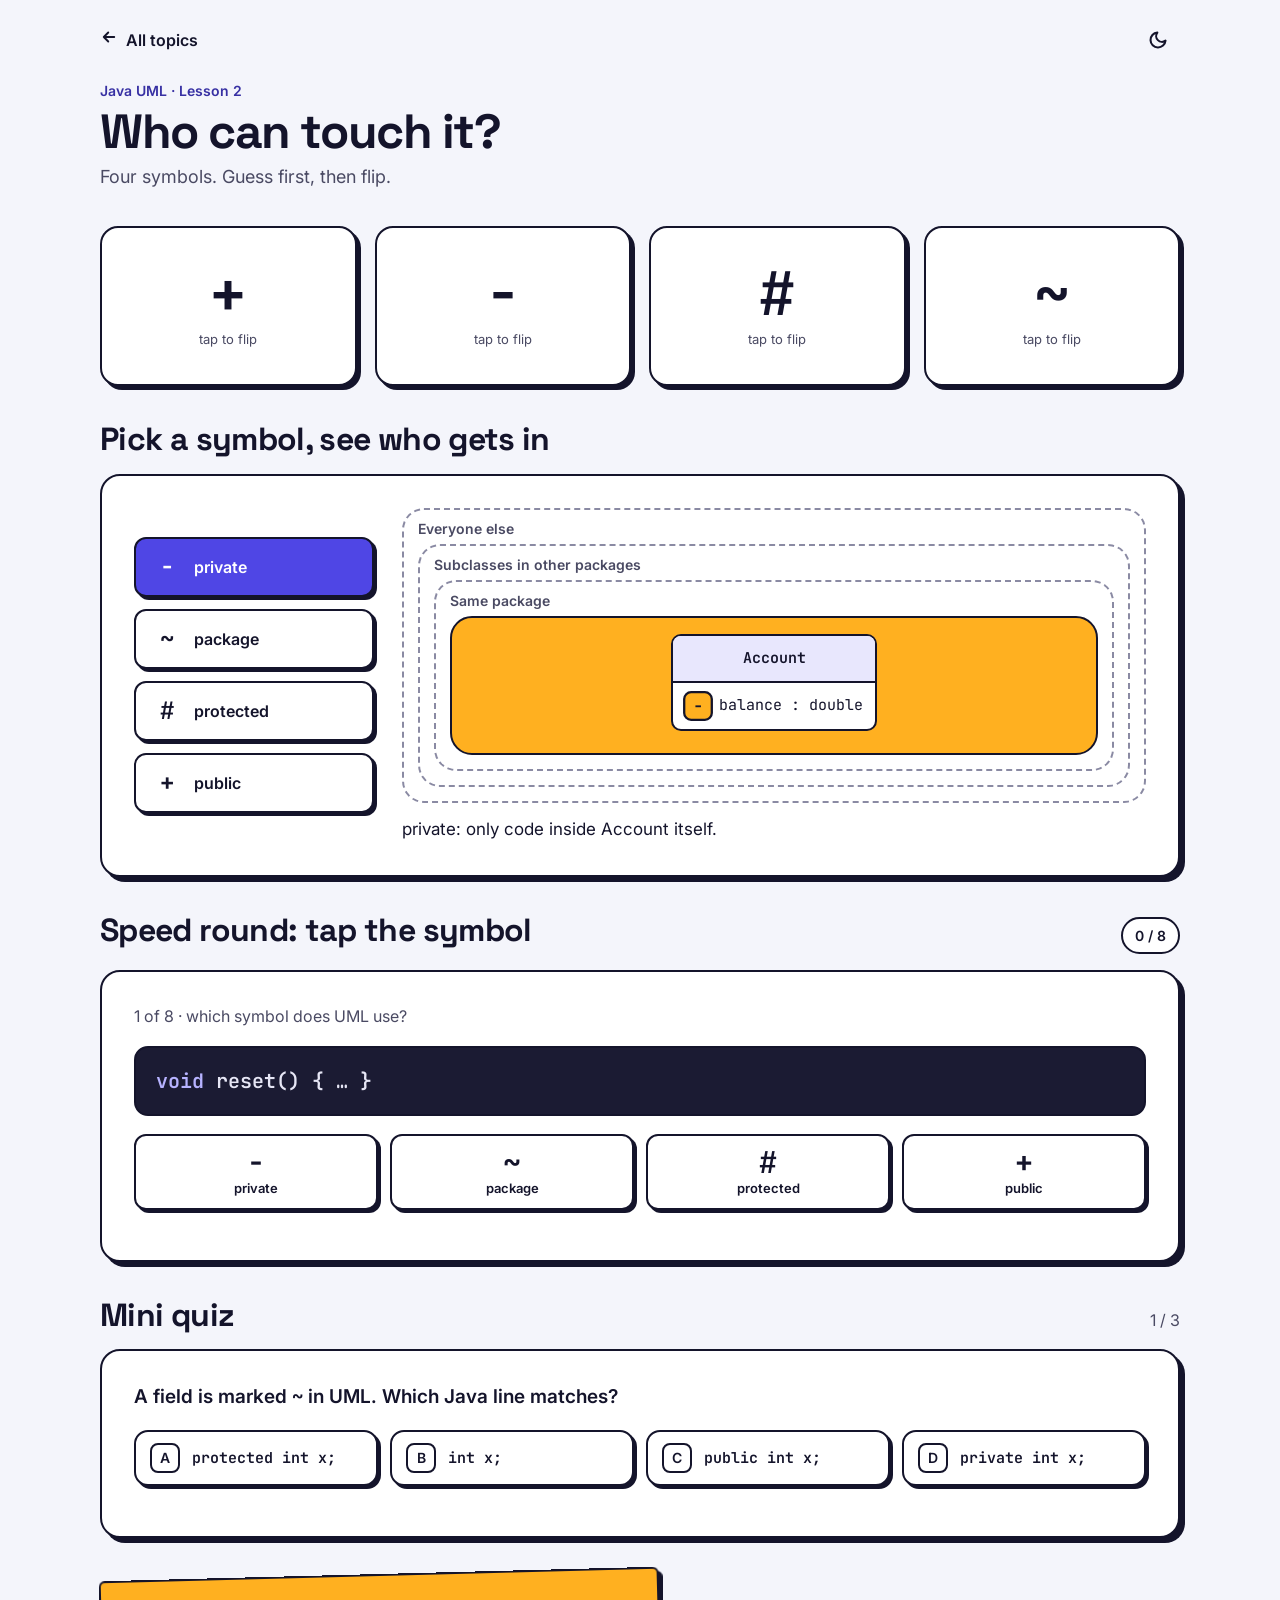
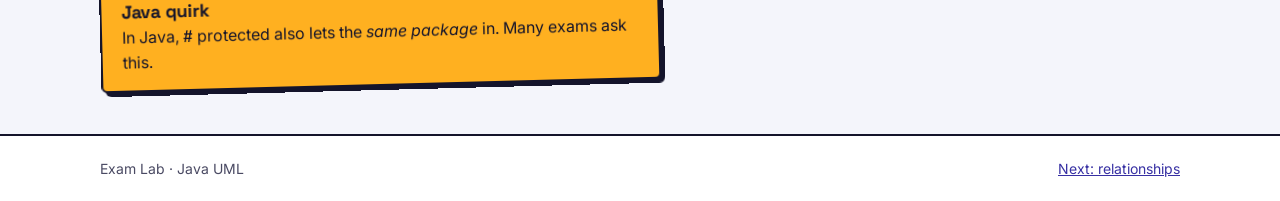
<file: java-uml/visibility.html>
<!doctype html>
<html lang="en">
<head>
<meta charset="utf-8">
<meta name="viewport" content="width=device-width, initial-scale=1">
<title>Visibility symbols · Java UML · Exam Lab</title>
<meta name="description" content="Lesson 2: the four UML visibility symbols and what they mean in Java.">
<link rel="icon" href="../assets/favicon.svg" type="image/svg+xml">
<link rel="preconnect" href="https://fonts.googleapis.com">
<link rel="preconnect" href="https://fonts.gstatic.com" crossorigin>
<link rel="stylesheet" href="https://fonts.googleapis.com/css2?family=Inter:wght@400;500;600&family=JetBrains+Mono:wght@400;600&family=Space+Grotesk:wght@500;700&display=swap">
<link rel="stylesheet" href="../assets/css/style.css">
<script>try{var t=localStorage.getItem('examlab:theme');if(t)document.documentElement.dataset.theme=t}catch(e){}</script>
<script type="module" src="visibility.js"></script>
<style>
  .zones-wrap { display: flex; flex-wrap: wrap; gap: 28px; align-items: center; }
  .sym-picker { display: flex; flex-direction: column; gap: 12px; flex: 0 1 240px; }
  .sym-btn { justify-content: flex-start; gap: 14px; min-height: 56px; }
  .sym-btn .mono { font-size: 24px; width: 26px; text-align: center; }
  .sym-btn[aria-pressed="true"] { background: var(--accent); color: var(--on-accent); }
  .zones { flex: 1 1 420px; min-width: 0; }
  .zone {
    border: 2px dashed var(--faint-line); border-radius: 22px; padding: 34px 14px 14px; position: relative;
    background: transparent; transition: background .35s ease, border-color .35s ease;
  }
  .zone__label { position: absolute; top: 8px; left: 14px; font-size: 14px; font-weight: 600; color: var(--muted); display: flex; gap: 6px; align-items: center; transition: color .3s ease; }
  .zone.is-on { background: var(--tint); border-style: solid; border-color: var(--line); }
  .zone.is-on > .zone__label { color: var(--text); }
  .zone__mark { display: none; color: var(--accent-text); }
  .zone.is-on > .zone__label .zone__mark { display: inline-flex; animation: pop .3s ease-out both; }
  .zone--core { padding: 16px; text-align: center; border-style: solid; }
  .zone--core.is-on { background: var(--sun); color: var(--on-sun); }
  .zone--core .uml { display: inline-block; text-align: left; }
  .zones-note { font-size: 17px; min-height: 26px; }

  .sorter { display: flex; flex-direction: column; gap: 20px; }
  .sorter__line { font: 600 clamp(16px, 2.4vw, 20px)/1.5 "JetBrains Mono", monospace; background: var(--code-bg); color: #E6E6F5; border-radius: 14px; padding: 18px 20px; overflow-x: auto; white-space: pre; border: 2px solid var(--line); }
  .sorter__btns { display: grid; grid-template-columns: repeat(4, minmax(0, 1fr)); gap: 12px; }
  .sorter__btns .btn { min-height: 72px; flex-direction: column; gap: 0; font-size: 13px; }
  .sorter__btns .btn .mono { font-size: 30px; line-height: 1.1; }
  .sorter__btns .btn.is-right { background: var(--ok-bg); border-color: var(--ok-line); animation: bump .4s ease-out; }
  .sorter__btns .btn.is-wrong { background: var(--bad-bg); border-color: var(--bad-line); animation: shake .4s ease-in-out; }
  .uml-out { font: 600 18px "JetBrains Mono", monospace; }
  @media (max-width: 480px) { .sorter__btns { grid-template-columns: repeat(2, minmax(0, 1fr)); } }
</style>
</head>
<body>
<div class="wrap">
  <header class="site-header">
    <a class="back-link" href="../index.html#courses"><span data-icon="left"></span> All topics</a>
    <button class="btn btn--ghost btn--icon" type="button" data-theme-toggle aria-label="Switch theme"></button>
  </header>
</div>

<main class="wrap stack" style="gap:36px">
  <div class="stack rise" style="gap:6px">
    <span class="eyebrow">Java UML · Lesson 2</span>
    <h1 class="page-title">Who can touch it?</h1>
    <p class="lead">Four symbols. Guess first, then flip.</p>
  </div>

  <div class="flips rise rise-1" id="flips"></div>

  <section class="stack" style="gap:16px">
    <h2 class="section-title">Pick a symbol, see who gets in</h2>
    <div class="card card--pad zones-wrap">
      <div class="sym-picker" role="group" aria-label="Visibility" id="picker"></div>
      <div class="zones" aria-live="polite">
        <div class="zone" data-zone="world">
          <span class="zone__label"><span class="zone__mark" data-icon="check" data-size="16"></span>Everyone else</span>
          <div class="zone" data-zone="sub">
            <span class="zone__label"><span class="zone__mark" data-icon="check" data-size="16"></span>Subclasses in other packages</span>
            <div class="zone" data-zone="pkg">
              <span class="zone__label"><span class="zone__mark" data-icon="check" data-size="16"></span>Same package</span>
              <div class="zone zone--core" data-zone="self">
                <div class="uml"><div class="uml__name">Account</div><div class="uml__sec"><div class="uml__row"><span class="vis" id="zone-sym">-</span><span>balance : double</span></div></div></div>
              </div>
            </div>
          </div>
        </div>
        <p class="zones-note" id="zones-note" style="margin-top:14px"></p>
      </div>
    </div>
  </section>

  <section class="stack" style="gap:16px">
    <div class="row row--between" style="align-items:baseline">
      <h2 class="section-title">Speed round: tap the symbol</h2>
      <span class="chip" id="sorter-score">0 / 8</span>
    </div>
    <div class="card card--pad sorter" id="sorter"></div>
  </section>

  <section class="stack" id="check" style="gap:16px">
    <div class="row row--between" style="align-items:baseline">
      <h2 class="section-title">Mini quiz</h2>
      <span class="muted" id="check-count"></span>
    </div>
    <div class="card card--pad stack" id="check-body" style="gap:20px"></div>
  </section>

  <div class="sticky">
    <strong>Java quirk</strong>
    In Java, <code>#</code> protected also lets the <em>same package</em> in. Many exams ask this.
  </div>
</main>

<footer class="site-footer">
  <div class="wrap">
    <span>Exam Lab · Java UML</span>
    <a href="relationships.html">Next: relationships</a>
  </div>
</footer>
</body>
</html>
</file>
<file: assets/css/style.css>
/* Exam Lab — shared styles. "Sticker notebook" look: chunky outlines, hard shadows. */

:root {
  --bg: #F4F5FB;
  --surface: #FFFFFF;
  --soft: #F4F5FB;
  --text: #14142B;
  --muted: #4A4A63;
  --line: #14142B;
  --shadow: #14142B;
  --uml: #14142B;
  --faint-line: #8A8AA3;
  --accent: #4F46E5;
  --accent-text: #3730A3;
  --on-accent: #FFFFFF;
  --tint: #E8E7FD;
  --sun: #FFB020;
  --on-sun: #14142B;
  --sun-tint: #FFF1D1;
  --code-bg: #1B1B33;
  --ok-bg: #E0E7FF;
  --ok-line: #4F46E5;
  --ok-ink: #3730A3;
  --bad-bg: #FFE8CC;
  --bad-line: #9A3412;
  --bad-ink: #9A3412;
  color-scheme: light;
}

@media (prefers-color-scheme: dark) {
  :root:not([data-theme="light"]) {
    --bg: #161627;
    --surface: #22223A;
    --soft: #1A1A2E;
    --text: #EDEDF7;
    --muted: #B9B9D0;
    --line: #05050C;
    --shadow: #05050C;
    --uml: #EDEDF7;
    --faint-line: #6B6B88;
    --accent: #5B53F0;
    --accent-text: #B7B3FF;
    --tint: #33325E;
    --sun-tint: #3B3016;
    --code-bg: #0E0E1C;
    --ok-bg: #2D2B66;
    --ok-line: #8E89FF;
    --ok-ink: #C9C6FF;
    --bad-bg: #43260F;
    --bad-line: #FB923C;
    --bad-ink: #FDBA74;
    color-scheme: dark;
  }
}

:root[data-theme="dark"] {
  --bg: #161627;
  --surface: #22223A;
  --soft: #1A1A2E;
  --text: #EDEDF7;
  --muted: #B9B9D0;
  --line: #05050C;
  --shadow: #05050C;
  --uml: #EDEDF7;
  --faint-line: #6B6B88;
  --accent: #5B53F0;
  --accent-text: #B7B3FF;
  --tint: #33325E;
  --sun-tint: #3B3016;
  --code-bg: #0E0E1C;
  --ok-bg: #2D2B66;
  --ok-line: #8E89FF;
  --ok-ink: #C9C6FF;
  --bad-bg: #43260F;
  --bad-line: #FB923C;
  --bad-ink: #FDBA74;
  color-scheme: dark;
}

/* ---------- Base ---------- */

*, *::before, *::after { box-sizing: border-box; }
[hidden] { display: none !important; }
html { scroll-behavior: smooth; }
body {
  margin: 0;
  background: var(--bg);
  color: var(--text);
  font: 16px/1.5 Inter, system-ui, -apple-system, "Segoe UI", sans-serif;
  -webkit-font-smoothing: antialiased;
}
h1, h2, h3 { font-family: "Space Grotesk", Inter, sans-serif; letter-spacing: -0.02em; line-height: 1.1; margin: 0; }
p { margin: 0; }
code, .mono { font-family: "JetBrains Mono", ui-monospace, SFMono-Regular, Menlo, monospace; }
a { color: var(--accent-text); }
button { font: inherit; color: inherit; }
:focus-visible { outline: 3px solid var(--sun); outline-offset: 3px; }
svg { flex: none; }

.wrap { max-width: 1120px; margin: 0 auto; padding: 0 20px; }
.wrap--narrow { max-width: 860px; }
.stack { display: flex; flex-direction: column; gap: 24px; }
.row { display: flex; flex-wrap: wrap; gap: 16px; align-items: center; }
.row--between { justify-content: space-between; }
.muted { color: var(--muted); }
.eyebrow { font-size: 14px; font-weight: 600; color: var(--accent-text); }
.page-title { font-size: clamp(32px, 4.5vw, 48px); letter-spacing: -0.03em; line-height: 1.05; }
.section-title { font-size: clamp(24px, 3vw, 32px); }
.lead { font-size: 18px; color: var(--muted); }
.sr-only {
  position: absolute; width: 1px; height: 1px; padding: 0; margin: -1px;
  overflow: hidden; clip: rect(0 0 0 0); white-space: nowrap; border: 0;
}

/* ---------- Header / footer ---------- */

.site-header { display: flex; flex-wrap: wrap; gap: 12px; align-items: center; justify-content: space-between; padding: 18px 0; }
.brand { display: inline-flex; align-items: center; gap: 10px; color: var(--text); text-decoration: none; }
.brand span { font-family: "Space Grotesk", sans-serif; font-weight: 700; font-size: 22px; letter-spacing: -0.02em; }
.nav { display: flex; flex-wrap: wrap; gap: 4px; align-items: center; }
.nav__link { padding: 10px 12px; border-radius: 10px; color: var(--text); text-decoration: none; font-weight: 500; }
.nav__link:hover { background: var(--tint); }
.back-link { display: inline-flex; align-items: center; gap: 8px; min-height: 44px; color: var(--text); text-decoration: none; font-weight: 600; }
.back-link:hover { color: var(--accent-text); }

.site-footer { border-top: 2px solid var(--line); background: var(--surface); margin-top: 48px; }
.site-footer .wrap { display: flex; flex-wrap: wrap; gap: 12px; justify-content: space-between; padding-top: 22px; padding-bottom: 22px; font-size: 14px; color: var(--muted); }

/* ---------- Buttons, chips ---------- */

.btn {
  display: inline-flex; align-items: center; justify-content: center; gap: 8px;
  min-height: 44px; padding: 10px 18px; border-radius: 12px;
  border: 2px solid var(--line); background: var(--surface); color: var(--text);
  box-shadow: 3px 3px 0 var(--shadow);
  font-weight: 600; text-decoration: none; cursor: pointer;
  transition: transform .15s ease, box-shadow .15s ease, background .2s ease;
}
.btn:hover { transform: translate(-2px, -2px); box-shadow: 5px 5px 0 var(--shadow); color: inherit; }
.btn:active { transform: translate(2px, 2px); box-shadow: 1px 1px 0 var(--shadow); }
.btn:disabled { opacity: .4; cursor: not-allowed; transform: none; box-shadow: 3px 3px 0 var(--shadow); }
.btn--primary, .btn--primary:hover { background: var(--accent); color: var(--on-accent); }
.btn--sun, .btn--sun:hover { background: var(--sun); color: var(--on-sun); }
.btn--lg { min-height: 52px; padding: 14px 22px; font-size: 17px; border-radius: 14px; box-shadow: 4px 4px 0 var(--shadow); }
.btn--icon { width: 44px; padding: 0; }
.btn--ghost { border-color: transparent; box-shadow: none; background: transparent; }
.btn--ghost:hover { box-shadow: none; transform: none; background: var(--tint); }

.chip {
  display: inline-flex; align-items: center; gap: 8px; padding: 6px 12px; border-radius: 999px;
  background: var(--surface); border: 2px solid var(--line); font-size: 14px; font-weight: 600;
}
.chip--accent { background: var(--accent); color: var(--on-accent); }
.pulse-dot { width: 8px; height: 8px; border-radius: 50%; background: var(--accent); animation: blink 1.6s ease-in-out infinite; }
.tag { align-self: flex-start; padding: 4px 10px; border-radius: 8px; background: var(--tint); color: var(--accent-text); font-size: 13px; font-weight: 600; }
.hl { background: var(--sun); color: var(--on-sun); padding: 0 .2em; border-radius: .2em; -webkit-box-decoration-break: clone; box-decoration-break: clone; }

.card { background: var(--surface); border: 2px solid var(--line); border-radius: 20px; box-shadow: 5px 5px 0 var(--shadow); }
.card--pad { padding: clamp(18px, 3.5vw, 32px); }
.panel { background: var(--surface); border: 2px solid var(--line); border-radius: 18px; padding: 18px 22px; }

.sticky {
  align-self: flex-start; max-width: 560px; padding: 16px 20px;
  background: var(--sun); color: var(--on-sun);
  border: 2px solid var(--line); border-radius: 6px; box-shadow: 4px 4px 0 var(--shadow);
  transform: rotate(-1.5deg);
}
.sticky > strong { display: block; font-family: "Space Grotesk", sans-serif; font-size: 18px; }
.sticky code { font-weight: 600; }

/* ---------- Progress ---------- */

.bar { height: 14px; border-radius: 999px; background: var(--soft); border: 2px solid var(--line); overflow: hidden; }
.bar > span { display: block; height: 100%; width: 0; background: var(--accent); transition: width .6s cubic-bezier(.2, .8, .2, 1); }
.dots { display: flex; gap: 8px; align-items: center; }
.dots span { height: 12px; width: 12px; border-radius: 999px; border: 2px solid var(--line); background: var(--surface); transition: all .3s ease; }
.dots span.is-past { background: var(--accent); }
.dots span.is-on { width: 36px; background: var(--accent); }

/* ---------- Segmented tabs ---------- */

.tabs { display: flex; flex-wrap: wrap; gap: 12px; }
.tab {
  display: inline-flex; align-items: center; gap: 10px; min-height: 48px; padding: 10px 16px;
  border-radius: 14px; border: 2px solid var(--line); background: var(--surface); color: var(--text);
  box-shadow: 2px 2px 0 var(--shadow); font-weight: 600; cursor: pointer; transition: all .2s ease;
}
.tab:hover { transform: translateY(-2px); }
.tab__num { display: inline-flex; width: 26px; height: 26px; align-items: center; justify-content: center; border-radius: 50%; background: var(--tint); color: var(--text); font-size: 14px; }
.tab[aria-selected="true"] { background: var(--accent); color: var(--on-accent); box-shadow: 4px 4px 0 var(--shadow); }
.tab[aria-selected="true"] .tab__num { background: var(--sun); color: var(--on-sun); }
.tab.is-done:not([aria-selected="true"]) .tab__num { background: var(--accent); color: var(--on-accent); }

/* ---------- Code blocks ---------- */

.code { background: var(--code-bg); border: 2px solid var(--line); border-radius: 18px; overflow: hidden; color: #E6E6F5; min-width: 0; }
.code__bar { display: flex; gap: 8px; align-items: center; padding: 10px 16px; border-bottom: 1px solid #34345A; font: 13px "JetBrains Mono", monospace; color: #B4B4D4; }
.code__dot { width: 12px; height: 12px; border-radius: 50%; background: var(--sun); }
.code__dot + .code__dot { background: #B7B3FF; margin-right: 6px; }
.code pre { margin: 0; padding: 14px 18px; overflow-x: auto; font: 15px/1.75 "JetBrains Mono", monospace; }
.code pre.numbered { padding: 14px 0; }
.ln { display: flex; white-space: pre; padding-right: 18px; transition: background .3s ease, opacity .3s ease; }
.ln-no { flex: none; width: 44px; text-align: right; padding-right: 16px; color: #8C8CB0; user-select: none; }
.ln.is-hl { background: rgba(255, 176, 32, .22); }
.ln.is-dim { opacity: .5; }
.tk-kw { color: #B7B3FF; }
.tk-ty { color: #FFC857; }
.tk-an { color: #7DD3FC; }

/* ---------- UML class boxes ---------- */

.uml { border: 2px solid var(--uml); border-radius: 10px; overflow: hidden; background: var(--surface); color: var(--text); font: 15px/1.4 "JetBrains Mono", monospace; }
.uml__name { padding: 12px; text-align: center; font-weight: 600; background: var(--tint); display: flex; flex-direction: column; transition: background .3s ease; }
.uml__name.is-abstract .uml__title { font-style: italic; }
.uml__stereo { font-size: 12px; font-weight: 400; }
.uml__sec { border-top: 2px solid var(--uml); padding: 10px 12px; display: flex; flex-direction: column; gap: 6px; transition: background .3s ease; }
.uml__sec--empty { padding: 6px; min-height: 14px; }
.uml .is-hl { background: var(--sun-tint); }
.uml__row { display: flex; align-items: center; gap: 8px; white-space: nowrap; }
.uml__row.is-static .uml__txt { text-decoration: underline; text-underline-offset: 3px; }
.uml__row.is-flash { animation: bump .5s ease-out; }
.vis { display: inline-flex; width: 26px; height: 26px; flex: none; align-items: center; justify-content: center; border-radius: 7px; border: 2px solid transparent; font-weight: 600; transition: all .3s ease; }
.vis.is-hl { background: var(--sun); color: var(--on-sun); border-color: var(--line); transform: scale(1.15); }
.uml--box { flex: 0 1 160px; min-width: 92px; text-align: center; box-shadow: 3px 3px 0 var(--shadow); }
.uml--box .uml__name { padding: 12px 6px; }

/* ---------- Relationship arrows ---------- */

.arrow { display: block; width: 100%; height: auto; overflow: visible; color: var(--uml); }
.arrow line, .arrow polyline, .arrow polygon { stroke: currentColor; stroke-linejoin: round; stroke-linecap: round; }
.arrow .hollow { fill: var(--hollow, var(--surface)); }
.arrow .solid { fill: currentColor; }
.arrow .anim-line { transform-box: fill-box; transform-origin: left center; animation: grow .55s ease-out both; }
.arrow .anim-head { transform-box: fill-box; transform-origin: center; animation: pop .35s .5s ease-out both; }
.arrow .anim-dia { transform-box: fill-box; transform-origin: center; animation: pop .35s .1s ease-out both; }

.stage { display: flex; align-items: center; }
.stage__link { position: relative; flex: 1 1 240px; min-width: 0; }
.stage__word {
  position: absolute; left: 50%; top: -48px; transform: translateX(-50%);
  white-space: nowrap;
}
.stage__word span {
  display: inline-block; padding: 6px 12px; background: var(--sun); color: var(--on-sun);
  border: 2px solid var(--line); border-radius: 8px;
  font-family: "Space Grotesk", sans-serif; font-weight: 700; font-size: 16px;
  animation: drop .4s .55s ease-out both;
}
.mult { position: absolute; bottom: -26px; font: 600 15px "JetBrains Mono", monospace; color: var(--accent-text); animation: pop .3s ease-out both; }
.mult--l { left: 8px; }
.mult--r { right: 8px; }

/* ---------- Flip cards ---------- */

.flips { display: grid; grid-template-columns: repeat(auto-fit, minmax(190px, 1fr)); gap: 18px; }
.flip { height: 160px; padding: 0; border: 0; background: none; perspective: 900px; cursor: pointer; text-align: center; }
.flip__inner { position: relative; display: block; width: 100%; height: 100%; transform-style: preserve-3d; transition: transform .55s cubic-bezier(.2, .8, .25, 1.25); }
.flip[aria-pressed="true"] .flip__inner { transform: rotateY(180deg); }
.flip__face {
  position: absolute; inset: 0; display: flex; flex-direction: column; align-items: center; justify-content: center; gap: 6px; padding: 12px;
  border: 2px solid var(--line); border-radius: 18px; background: var(--surface); box-shadow: 4px 4px 0 var(--shadow);
  -webkit-backface-visibility: hidden; backface-visibility: hidden;
}
.flip__face--back { transform: rotateY(180deg); background: var(--accent); color: var(--on-accent); }
.flip__sym { font: 600 60px/1 "JetBrains Mono", monospace; }
.flip__hint { font-size: 13px; color: var(--muted); }
.flip__word { font-family: "Space Grotesk", sans-serif; font-size: 28px; font-weight: 700; }

/* ---------- Switch ---------- */

.switch { display: inline-flex; align-items: center; gap: 10px; min-height: 44px; padding: 6px 8px; border: 0; background: none; font-weight: 600; cursor: pointer; }
.switch__track { position: relative; width: 50px; height: 28px; border-radius: 999px; border: 2px solid var(--line); background: var(--tint); transition: background .2s ease; }
.switch__knob { position: absolute; top: 2px; left: 2px; width: 20px; height: 20px; border-radius: 50%; background: #FFFFFF; border: 2px solid var(--line); transition: left .2s ease; }
.switch[aria-checked="true"] .switch__track { background: var(--accent); }
.switch[aria-checked="true"] .switch__knob { left: 24px; }

/* ---------- Answer options (quiz + mini checks) ---------- */

.opts { display: grid; grid-template-columns: repeat(auto-fit, minmax(240px, 1fr)); gap: 12px; }
.opt {
  display: flex; align-items: center; gap: 12px; min-height: 56px; padding: 10px 14px; border-radius: 14px;
  border: 2px solid var(--line); background: var(--surface); color: var(--text); box-shadow: 3px 3px 0 var(--shadow);
  font-weight: 600; font-size: 17px; text-align: left; cursor: pointer; transition: background .2s ease, opacity .2s ease, transform .15s ease;
}
.opt:hover:not([aria-disabled="true"]) { transform: translate(-1px, -2px); }
.opt[aria-disabled="true"] { cursor: default; }
.opt__letter { flex: none; display: inline-flex; width: 30px; height: 30px; align-items: center; justify-content: center; border-radius: 8px; border: 2px solid var(--line); background: var(--surface); font-size: 14px; }
.opt__text { flex: 1; }
.opt__text.mono { font-size: 15px; }
.opt.is-right { background: var(--ok-bg); border-color: var(--ok-line); animation: bump .4s ease-out; }
.opt.is-wrong { background: var(--bad-bg); border-color: var(--bad-line); animation: shake .4s ease-in-out; }
.opt.is-dim { opacity: .5; }
.opt__mark { animation: pop .3s ease-out both; }
.opt.is-right .opt__mark { color: var(--ok-ink); }
.opt.is-wrong .opt__mark { color: var(--bad-ink); }

.feedback {
  display: flex; flex-wrap: wrap; gap: 16px; align-items: center; justify-content: space-between;
  padding: 16px 20px; border-radius: 16px; border: 2px solid var(--line); animation: rise .35s ease-out both;
}
.feedback.is-right { background: var(--ok-bg); }
.feedback.is-wrong { background: var(--sun-tint); }
.feedback__body { display: flex; gap: 14px; align-items: center; flex: 1 1 360px; min-width: 0; }
.feedback__title { display: block; font-family: "Space Grotesk", sans-serif; font-weight: 700; font-size: 20px; }
.badge-icon {
  position: relative; flex: none; width: 44px; height: 44px; border-radius: 50%;
  border: 2px solid var(--line); background: var(--surface); display: flex; align-items: center; justify-content: center;
}

/* Confetti-ish burst */
.burst { position: absolute; left: 50%; top: 50%; width: 0; height: 0; pointer-events: none; }
.burst i { position: absolute; left: 0; top: 0; width: 0; height: 0; }
.burst i::after {
  content: ""; position: absolute; width: 10px; height: 10px; margin: -5px; border-radius: 50%;
  background: var(--c); border: 1.5px solid var(--line); animation: fly .75s ease-out both;
}

/* ---------- Animations ---------- */

@keyframes rise { from { opacity: 0; transform: translateY(16px); } to { opacity: 1; transform: none; } }
@keyframes grow { from { transform: scaleX(0); } to { transform: scaleX(1); } }
@keyframes pop { 0% { opacity: 0; transform: scale(0); } 70% { opacity: 1; transform: scale(1.2); } 100% { opacity: 1; transform: scale(1); } }
@keyframes drop { from { opacity: 0; transform: translateY(-14px) rotate(-4deg); } to { opacity: 1; transform: translateY(0) rotate(-4deg); } }
@keyframes bump { 0% { transform: scale(1); } 40% { transform: scale(1.04); } 100% { transform: scale(1); } }
@keyframes shake { 0%, 100% { transform: translateX(0); } 20% { transform: translateX(-8px); } 40% { transform: translateX(7px); } 60% { transform: translateX(-5px); } 80% { transform: translateX(3px); } }
@keyframes fly { from { transform: translateX(0) scale(1); opacity: 1; } to { transform: translateX(58px) scale(.4); opacity: 0; } }
@keyframes blink { 0%, 100% { opacity: 1; } 50% { opacity: .25; } }
@keyframes bob { 0%, 100% { transform: translateY(0); } 50% { transform: translateY(-8px); } }
@keyframes draw { from { stroke-dashoffset: 600; } to { stroke-dashoffset: 0; } }
@keyframes sticker { 0% { opacity: 0; transform: scale(.4) rotate(-6deg); } 70% { opacity: 1; transform: scale(1.12) rotate(-6deg); } 100% { opacity: 1; transform: scale(1) rotate(-6deg); } }
@keyframes wiggle { 0%, 100% { transform: rotate(-6deg); } 50% { transform: rotate(4deg); } }
@keyframes flicker { 0%, 100% { transform: scale(1) rotate(-3deg); } 50% { transform: scale(1.12) rotate(3deg); } }

.rise { animation: rise .45s ease-out both; }
.rise-1 { animation-delay: .08s; }
.rise-2 { animation-delay: .16s; }
.rise-3 { animation-delay: .24s; }

@media (prefers-reduced-motion: reduce) {
  *, *::before, *::after {
    animation-duration: .001ms !important;
    animation-delay: 0s !important;
    animation-iteration-count: 1 !important;
    transition-duration: .001ms !important;
    scroll-behavior: auto !important;
  }
}

/* ---------- Exam pages (shared by every course) ---------- */

.qcard { display: flex; flex-direction: column; gap: 22px; box-shadow: 6px 6px 0 var(--shadow); }
.qtitle { font-size: clamp(22px, 3.2vw, 30px); line-height: 1.2; }
.diagram { padding: 18px; border-radius: 16px; background: var(--soft); border: 2px dashed var(--faint-line); }
.flame.is-hot svg { animation: flicker .8s ease-in-out infinite; }
.ring { position: relative; width: 170px; height: 170px; border-radius: 50%; border: 2px solid var(--line); display: flex; align-items: center; justify-content: center; animation: pop .6s ease-out both; }
.ring__inner { width: 124px; height: 124px; border-radius: 50%; border: 2px solid var(--line); background: var(--surface); display: flex; align-items: center; justify-content: center; font: 700 36px "Space Grotesk", sans-serif; }
.results { display: flex; flex-direction: column; align-items: center; gap: 20px; text-align: center; box-shadow: 6px 6px 0 var(--shadow); }
.mistakes { width: 100%; max-width: 600px; display: flex; flex-direction: column; gap: 10px; text-align: left; }
.mistake { padding: 12px 16px; border-radius: 12px; background: var(--sun-tint); border: 2px solid var(--line); }

/* Thin reading-progress bar at the very top of long lesson pages */
.scroll-progress { position: fixed; left: 0; top: 0; height: 4px; width: 100%; background: var(--accent); transform-origin: left center; transform: scaleX(0); z-index: 20; }
</file>
<file: assets/css/widgets.css>
/* Styles for the data-driven lesson widgets (assets/js/widgets.js). Uses tokens from assets/css/style.css. */

.block { display: flex; flex-direction: column; gap: 16px; scroll-margin-top: 24px; }
.block__head { display: flex; gap: 14px; align-items: flex-start; }
.block__num {
  flex: none; width: 40px; height: 40px; border-radius: 12px; border: 2px solid var(--line);
  background: var(--sun); color: var(--on-sun); display: flex; align-items: center; justify-content: center;
  font: 700 18px "Space Grotesk", sans-serif; box-shadow: 2px 2px 0 var(--shadow);
}
.block__head h2 { font-size: clamp(22px, 3vw, 28px); }
.block__head p { margin-top: 4px; }

/* Lesson contents strip */
.toc { display: flex; flex-wrap: wrap; gap: 8px; }
.toc a { padding: 6px 12px; border-radius: 999px; border: 2px solid var(--line); background: var(--surface); color: var(--text); text-decoration: none; font-size: 14px; font-weight: 600; }
.toc a:hover { background: var(--tint); }

/* ---------- Explorer ---------- */
.xp { display: flex; flex-direction: column; gap: 14px; }
.xp__chips { display: grid; grid-template-columns: repeat(auto-fit, minmax(150px, 1fr)); gap: 10px; }
.xp__chip {
  position: relative; display: flex; flex-direction: column; align-items: flex-start; gap: 2px; min-height: 56px; padding: 10px 14px;
  border-radius: 14px; border: 2px solid var(--line); background: var(--surface); color: var(--text);
  box-shadow: 2px 2px 0 var(--shadow); font-weight: 600; text-align: left; cursor: pointer; transition: all .2s ease;
}
.xp__chip:hover { transform: translateY(-2px); }
.xp__chip[aria-selected="true"] { background: var(--accent); color: var(--on-accent); box-shadow: 4px 4px 0 var(--shadow); transform: translateY(-3px); }
.xp__tag { font-size: 12px; font-weight: 500; opacity: .85; }
.xp__seen { position: absolute; top: 6px; right: 8px; color: var(--accent-text); }
.xp__panel { padding: clamp(18px, 3vw, 28px); display: flex; flex-direction: column; gap: 14px; min-height: 160px; }
.xp__head { display: flex; flex-wrap: wrap; gap: 12px; align-items: center; }
.xp__big { font-size: clamp(24px, 3.4vw, 32px); }
.xp__points { margin: 0; padding: 0; list-style: none; display: flex; flex-direction: column; gap: 10px; }
.xp__points li { position: relative; padding-left: 26px; font-size: 17px; animation: rise .4s ease-out both; }
.xp__points li::before { content: ""; position: absolute; left: 4px; top: .55em; width: 10px; height: 10px; border-radius: 3px; background: var(--sun); border: 2px solid var(--line); transform: rotate(45deg); }
.xp__note { padding: 10px 14px; border-radius: 12px; background: var(--sun-tint); border: 2px dashed var(--line); }

/* ---------- Flip cards (extends .flip from style.css) ---------- */
.flips--wide { grid-template-columns: repeat(auto-fit, minmax(240px, 1fr)); }
.flip__term { font: 700 clamp(20px, 2.6vw, 24px)/1.2 "Space Grotesk", sans-serif; padding: 0 8px; }
.flip__def { font-size: 15px; line-height: 1.4; }

/* ---------- Sort ---------- */
.sorter { display: flex; flex-direction: column; gap: 18px; }
.sorter__item {
  font: 600 clamp(18px, 2.6vw, 24px)/1.35 "Space Grotesk", sans-serif; padding: 18px 20px; border-radius: 14px;
  background: var(--soft); border: 2px dashed var(--line); text-align: center;
}
.sorter__btns { display: grid; grid-template-columns: repeat(var(--n), minmax(0, 1fr)); gap: 12px; }
.sorter__btn { min-height: 64px; flex-direction: column; gap: 2px; text-align: center; }
.sorter__hint { font-size: 12px; font-weight: 500; opacity: .8; }
.sorter__btn.is-right { background: var(--ok-bg); border-color: var(--ok-line); animation: bump .4s ease-out; }
.sorter__btn.is-wrong { background: var(--bad-bg); border-color: var(--bad-line); animation: shake .4s ease-in-out; }
.game-end { display: flex; flex-wrap: wrap; gap: 16px; align-items: center; justify-content: space-between; }
@media (max-width: 560px) { .sorter__btns { grid-template-columns: repeat(2, minmax(0, 1fr)); } }

/* ---------- Order ---------- */
.orderer { display: flex; flex-direction: column; gap: 16px; }
.orderer__done { margin: 0; padding: 0; list-style: none; display: flex; flex-direction: column; gap: 8px; }
.orderer__done:empty { display: none; }
.orderer__done li { display: flex; gap: 12px; align-items: center; padding: 10px 14px; border-radius: 12px; background: var(--ok-bg); border: 2px solid var(--ok-line); font-weight: 600; }
.orderer__n { flex: none; width: 28px; height: 28px; border-radius: 50%; background: var(--accent); color: var(--on-accent); display: flex; align-items: center; justify-content: center; font-size: 14px; }
.orderer__pool { display: flex; flex-wrap: wrap; gap: 10px; }
.orderer__step { text-align: left; justify-content: flex-start; }
.orderer__step.is-wrong { background: var(--bad-bg); border-color: var(--bad-line); animation: shake .4s ease-in-out; }

/* ---------- Bars ---------- */
.bars { display: flex; flex-direction: column; gap: 14px; }
.bars__row { display: grid; grid-template-columns: minmax(90px, 150px) minmax(0, 1fr) auto; gap: 6px 14px; align-items: center; }
.bars__label { font-weight: 600; }
.bars__track { height: 22px; border-radius: 999px; border: 2px solid var(--line); background: var(--soft); overflow: hidden; }
.bars__fill { display: block; height: 100%; width: 0; background: var(--accent); border-right: 2px solid var(--line); }
.bars__row:nth-child(even) .bars__fill { background: var(--sun); }
.bars__val { font: 600 14px "JetBrains Mono", monospace; white-space: nowrap; }
.bars__note { grid-column: 2 / -1; font-size: 14px; color: var(--muted); margin-top: -4px; }
@media (max-width: 520px) { .bars__row { grid-template-columns: minmax(0, 1fr) auto; } .bars__track { grid-column: 1 / -1; grid-row: 2; } .bars__note { grid-column: 1 / -1; } }

/* ---------- Stack ---------- */
.stackw { display: flex; flex-direction: column; gap: 18px; align-items: center; }
.stackw__layers { width: 100%; max-width: 560px; display: flex; flex-direction: column; align-items: center; }
.stackw__layer {
  width: var(--w); display: flex; flex-wrap: wrap; justify-content: space-between; gap: 4px 12px; align-items: center;
  padding: 14px 18px; border-radius: 14px; border: 2px solid var(--line); background: var(--surface); color: var(--text);
  box-shadow: 3px 3px 0 var(--shadow); cursor: pointer; animation: rise .45s var(--d) ease-out both; transition: background .2s ease;
}
.stackw__layer:nth-of-type(2) { background: var(--tint); }
.stackw__layer[aria-pressed="true"] { background: var(--accent); color: var(--on-accent); }
.stackw__name { font: 700 18px "Space Grotesk", sans-serif; }
.stackw__eg { font-size: 14px; opacity: .85; }
.stackw__link { width: 0; height: 16px; border-left: 3px dashed var(--line); }
.stackw__detail { text-align: center; font-size: 17px; max-width: 560px; min-height: 26px; }

/* ---------- Units ---------- */
.unitsw { display: flex; flex-direction: column; gap: 18px; }
.unitsw__mode[aria-pressed="true"] { background: var(--accent); color: var(--on-accent); }
.unitsw__ladder { display: flex; flex-wrap: wrap; align-items: center; gap: 8px; }
.unitsw__rung { padding: 8px 14px; border-radius: 10px; border: 2px solid var(--line); background: var(--sun); color: var(--on-sun); font: 700 18px "JetBrains Mono", monospace; animation: pop .35s ease-out both; }
.unitsw__step { font: 600 14px "JetBrains Mono", monospace; color: var(--accent-text); animation: rise .35s ease-out both; }
.unitsw__conv { display: flex; flex-wrap: wrap; gap: 12px; align-items: end; }
.unitsw__field { display: flex; flex-direction: column; gap: 4px; font-size: 14px; font-weight: 600; }
.unitsw__field input, .unitsw__field select, .wild__input input, .pw__input {
  min-height: 44px; padding: 8px 12px; border-radius: 12px; border: 2px solid var(--line); background: var(--surface); color: var(--text); font: inherit; font-size: 17px;
}
.unitsw__field input { width: 160px; }
.unitsw__out { display: grid; grid-template-columns: repeat(auto-fit, minmax(170px, 1fr)); gap: 10px; }
.unitsw__cell { display: flex; flex-direction: column; padding: 10px 12px; border-radius: 12px; border: 2px solid var(--line); background: var(--soft); }
.unitsw__cell .mono { font-size: 16px; font-weight: 600; overflow-wrap: anywhere; }
.unitsw__cell.is-from { background: var(--tint); }

/* ---------- Wildcards ---------- */
.wild { display: flex; flex-direction: column; gap: 14px; }
.wild__input { display: flex; flex-wrap: wrap; gap: 10px; align-items: center; font-weight: 600; }
.wild__input input { flex: 1 1 200px; font-family: "JetBrains Mono", monospace; font-size: 20px; }
.wild__presets .btn { font-family: "JetBrains Mono", monospace; min-height: 40px; padding: 6px 14px; box-shadow: 2px 2px 0 var(--shadow); }
.wild__presets .btn[aria-pressed="true"] { background: var(--accent); color: var(--on-accent); }
.wild__explain { font-size: 17px; min-height: 26px; }
.wild__files { display: flex; flex-wrap: wrap; gap: 8px; }
.wild__file { padding: 6px 12px; border-radius: 10px; border: 2px dashed var(--faint-line); color: var(--muted); transition: all .2s ease; }
.wild__file.is-hit { border: 2px solid var(--line); background: var(--accent); color: var(--on-accent); }
.wild__file.is-pop { animation: pop .3s ease-out; }

/* ---------- Backups ---------- */
.bk { display: flex; flex-direction: column; gap: 18px; }
.bk__mode[aria-pressed="true"] { background: var(--accent); color: var(--on-accent); }
.bk__week { display: grid; grid-template-columns: repeat(6, minmax(0, 1fr)); gap: 10px; align-items: end; }
.bk__day { display: flex; flex-direction: column; align-items: center; gap: 6px; }
.bk__dname { font-size: 13px; font-weight: 600; color: var(--muted); }
.bk__box {
  width: 100%; min-height: 64px; padding: 8px 4px; border-radius: 12px; border: 2px solid var(--line); background: var(--tint);
  display: flex; flex-direction: column; align-items: center; justify-content: center; opacity: 0; transform: translateY(14px) scale(.9);
  transition: opacity .3s ease, transform .3s ease, background .3s ease, box-shadow .3s ease;
}
.bk__box--full { min-height: 96px; background: var(--sun); color: var(--on-sun); }
.bk__box strong { font: 700 18px "JetBrains Mono", monospace; }
.bk__box small { font-size: 12px; }
.bk__box.is-in { opacity: 1; transform: none; }
.bk__box.is-need { box-shadow: 0 0 0 4px var(--accent); transform: translateY(-6px); }
.bk__box.is-skip { opacity: .3; }
.bk__crash { padding: 8px 10px; border-radius: 10px; background: var(--bad-bg); color: var(--bad-ink); border: 2px solid var(--bad-line); font-weight: 700; }
.bk__crash.is-pop { animation: shake .5s ease-in-out; }
.bk__out { min-height: 60px; }
@media (max-width: 520px) { .bk__week { grid-template-columns: repeat(3, minmax(0, 1fr)); } }

/* ---------- Password ---------- */
.pw { display: flex; flex-direction: column; gap: 14px; }
.pw__row { display: flex; flex-wrap: wrap; gap: 10px; }
.pw__input { flex: 1 1 240px; }
.pw__meter { height: 16px; border-radius: 999px; border: 2px solid var(--line); background: var(--soft); overflow: hidden; }
.pw__meter span { display: block; height: 100%; width: 0; transition: width .35s ease, background .35s ease; }
.pw__level { font: 700 20px "Space Grotesk", sans-serif; }
.pw__rules { margin: 0; padding: 0; list-style: none; display: grid; grid-template-columns: repeat(auto-fit, minmax(220px, 1fr)); gap: 8px; }
.pw__rules li { display: flex; gap: 10px; align-items: center; color: var(--muted); }
.pw__tick { width: 24px; height: 24px; border-radius: 50%; border: 2px solid var(--faint-line); display: flex; align-items: center; justify-content: center; color: transparent; transition: all .2s ease; }
.pw__rules li.is-ok { color: var(--text); font-weight: 600; }
.pw__rules li.is-ok .pw__tick { background: var(--accent); border-color: var(--line); color: var(--on-accent); }
.pw__rules li.is-pop .pw__tick { animation: pop .3s ease-out; }

/* ---------- Path (network hops) ---------- */
.hop { display: flex; flex-direction: column; gap: 18px; }
.hop__row { display: flex; flex-wrap: wrap; align-items: center; gap: 8px 0; }
.hop__node {
  display: flex; flex-direction: column; align-items: center; gap: 6px; min-width: 92px; padding: 10px 8px; border-radius: 14px;
  border: 2px solid var(--line); background: var(--surface); color: var(--text); box-shadow: 2px 2px 0 var(--shadow);
  font-weight: 600; font-size: 14px; cursor: pointer; transition: all .25s ease;
}
.hop__dot { width: 14px; height: 14px; border-radius: 50%; border: 2px solid var(--line); background: var(--tint); transition: background .2s ease; }
.hop__node[aria-pressed="true"] { background: var(--tint); }
.hop__node.is-lit { transform: translateY(-4px); box-shadow: 4px 4px 0 var(--shadow); }
.hop__node.is-lit .hop__dot { background: var(--sun); animation: pop .35s ease-out; }
.hop__wire { position: relative; flex: 1 1 18px; min-width: 18px; height: 0; border-top: 3px dashed var(--line); }
.hop__wire i { position: absolute; top: -7px; left: 0; width: 11px; height: 11px; border-radius: 50%; background: var(--sun); border: 2px solid var(--line); opacity: 0; }
.hop__wire.is-on i { animation: hop-go .42s linear both; }
.hop__wire.is-back i { animation: hop-back .6s linear both; background: var(--accent); }
@keyframes hop-go { from { left: 0; opacity: 1; } to { left: calc(100% - 11px); opacity: 1; } }
@keyframes hop-back { from { left: calc(100% - 11px); opacity: 1; } to { left: 0; opacity: 0; } }
.hop__say { font-size: 17px; min-height: 26px; }

/* ---------- Tree ---------- */
.treew { display: flex; flex-direction: column; gap: 16px; }
.treew__path { min-height: 48px; padding: 10px 14px; border-radius: 12px; background: var(--code-bg); color: #E6E6F5; font: 600 17px "JetBrains Mono", monospace; display: flex; flex-wrap: wrap; align-items: center; overflow-x: auto; }
.treew__path .muted { color: #B4B4D4; font-family: Inter, sans-serif; font-weight: 500; }
.treew__seg, .treew__sep { animation: rise .3s ease-out both; }
.treew__sep { color: #FFC857; padding: 0 2px; }
.tree, .tree ul { margin: 0; padding: 0; list-style: none; }
.tree ul { padding-left: 22px; border-left: 2px dashed var(--faint-line); margin-left: 9px; }
.tree li { padding: 3px 0; }
.tree__folder { display: inline-flex; align-items: center; gap: 8px; font-weight: 700; }
.tree__folder::before { content: ""; width: 18px; height: 13px; border-radius: 3px; background: var(--sun); border: 2px solid var(--line); }
.tree__file { padding: 4px 10px; border-radius: 8px; border: 2px solid transparent; background: none; font: 500 15px "JetBrains Mono", monospace; cursor: pointer; color: var(--text); }
.tree__file:hover { border-color: var(--line); }
.tree__file.is-on { background: var(--accent); color: var(--on-accent); border-color: var(--line); }

/* ---------- Matrix ---------- */
.mx { display: flex; flex-direction: column; gap: 16px; }
.mx__wrap { display: grid; grid-template-columns: auto minmax(0, 1fr); gap: 8px 12px; }
.mx__y { display: flex; flex-direction: column; justify-content: space-between; align-items: flex-end; text-align: right; font-size: 13px; color: var(--muted); max-width: 120px; }
.mx__y b, .mx__x b { font: 700 15px/1.2 "Space Grotesk", sans-serif; color: var(--text); }
.mx__x { grid-column: 2; display: flex; justify-content: space-between; gap: 8px; font-size: 13px; color: var(--muted); align-items: baseline; text-align: center; }
.mx__grid { display: grid; grid-template-columns: repeat(2, minmax(0, 1fr)); gap: 10px; padding: 0 0 10px 10px; border-left: 4px solid var(--line); border-bottom: 4px solid var(--line); }
.mx__q {
  position: relative; min-height: 130px; padding: 14px; border-radius: 14px; border: 2px solid var(--line); background: var(--soft); color: var(--text);
  box-shadow: 3px 3px 0 var(--shadow); cursor: pointer; text-align: left; transition: background .25s ease, transform .15s ease; overflow: hidden;
}
.mx__q:hover { transform: translateY(-2px); }
.mx__cover { position: absolute; inset: 0; display: flex; flex-direction: column; align-items: center; justify-content: center; font: 700 40px "Space Grotesk", sans-serif; color: var(--accent-text); transition: opacity .25s ease; }
.mx__cover small { font: 500 13px Inter, sans-serif; color: var(--muted); }
.mx__face { display: flex; flex-direction: column; gap: 6px; opacity: 0; transform: scale(.9); transition: opacity .3s ease, transform .3s ease; }
.mx__face strong { font: 700 18px/1.2 "Space Grotesk", sans-serif; }
.mx__face span { font-size: 14px; color: var(--muted); }
.mx__q.is-open .mx__cover { opacity: 0; }
.mx__q.is-open .mx__face { opacity: 1; transform: none; }
.mx__q.is-open.mx__q--sun { background: var(--sun); color: var(--on-sun); }
.mx__q.is-open.mx__q--sun .mx__face span { color: var(--on-sun); }
.mx__q.is-open.mx__q--indigo { background: var(--accent); color: var(--on-accent); }
.mx__q.is-open.mx__q--indigo .mx__face span { color: var(--on-accent); opacity: .9; }
.mx__q.is-open.mx__q--tint { background: var(--tint); }
.mx__q.is-open.mx__q--plain { background: var(--surface); }
.mx.is-playing .mx__q { outline: 3px dashed transparent; }
.mx.is-playing .mx__q:hover { outline-color: var(--accent); }
.mx__q.is-right { box-shadow: 0 0 0 4px var(--ok-line); animation: bump .4s ease-out; }
.mx__q.is-wrong { box-shadow: 0 0 0 4px var(--bad-line); animation: shake .4s ease-in-out; }
.mx__game { display: flex; flex-direction: column; gap: 12px; }
.mx__game:empty { display: none; }
.mx__ask { display: flex; flex-direction: column; gap: 4px; padding: 14px 16px; border-radius: 14px; border: 2px dashed var(--line); background: var(--soft); }
.mx__ask strong { font: 700 20px/1.3 "Space Grotesk", sans-serif; }
@media (max-width: 560px) { .mx__q { min-height: 110px; padding: 10px; } .mx__face strong { font-size: 15px; } .mx__face span { font-size: 12px; } .mx__y { max-width: 64px; font-size: 11px; } }

/* ---------- Funnel ---------- */
.fun { display: flex; flex-direction: column; gap: 14px; }
.fun__rows { display: flex; flex-direction: column; gap: 8px; }
.fun__stage { display: grid; grid-template-columns: minmax(90px, 130px) minmax(0, 1fr) auto; gap: 12px; align-items: center; }
.fun__name { font-weight: 700; }
.fun__track { height: 30px; border-radius: 10px; border: 2px solid var(--line); background: var(--soft); overflow: hidden; }
.fun__fill { display: block; height: 100%; background: var(--accent); border-right: 2px solid var(--line); transition: width .35s cubic-bezier(.2,.8,.2,1); }
.fun__stage:last-of-type .fun__fill { background: var(--sun); }
.fun__val { font-size: 16px; font-weight: 600; min-width: 80px; text-align: right; }
.fun__rate { display: grid; grid-template-columns: minmax(90px, 130px) minmax(0, 1fr) auto; gap: 12px; align-items: center; font-size: 14px; color: var(--muted); padding-left: 16px; }
.fun__rate input { width: 100%; accent-color: var(--accent); }
.fun__rate b { color: var(--accent-text); min-width: 48px; text-align: right; }
.fun__sum { font-size: 18px; }

/* ---------- Cycle ---------- */
.cyc { display: flex; flex-direction: column; gap: 16px; align-items: center; }
.cyc__ring { position: relative; width: 100%; max-width: 560px; aspect-ratio: 1.25; }
.cyc__track { position: absolute; inset: 10% 10%; border: 3px dashed var(--line); border-radius: 50%; animation: spin 40s linear infinite; }
@keyframes spin { to { transform: rotate(360deg); } }
.cyc__center { position: absolute; left: 50%; top: 50%; transform: translate(-50%, -50%); width: 46%; text-align: center; display: flex; flex-direction: column; gap: 4px; font-size: 14px; }
.cyc__center strong { font: 700 17px/1.2 "Space Grotesk", sans-serif; }
.cyc__center em { font-style: normal; font-weight: 600; color: var(--accent-text); }
.cyc__node {
  position: absolute; transform: translate(-50%, -50%); width: 34%; min-height: 56px; padding: 8px 10px; border-radius: 14px; border: 2px solid var(--line);
  background: var(--surface); color: var(--text); box-shadow: 3px 3px 0 var(--shadow); font: 600 13px/1.25 Inter, sans-serif; cursor: pointer;
  display: flex; gap: 8px; align-items: center; text-align: left;
}
.cyc__n { flex: none; width: 26px; height: 26px; border-radius: 50%; border: 2px solid var(--line); background: var(--sun); color: var(--on-sun); display: inline-flex; align-items: center; justify-content: center; font-size: 13px; }
.cyc__node[aria-pressed="true"] { background: var(--accent); color: var(--on-accent); }
.cyc__node.is-pulse { animation: bump .5s ease-out; }
@media (max-width: 520px) { .cyc__ring { aspect-ratio: .9; } .cyc__node { width: 42%; font-size: 12px; } .cyc__center { width: 52%; font-size: 12px; } }
</file>
<file: assets/css/video.css>
/* Lesson video player (assets/js/video.js). The frame keeps a fixed "footage" palette in every theme. */

.vp { position: relative; border: 2px solid var(--line); border-radius: 18px; overflow: hidden; background: #0B0B14; box-shadow: 6px 6px 0 var(--shadow); user-select: none; }
.vp:fullscreen { border: 0; border-radius: 0; box-shadow: none; display: flex; align-items: center; justify-content: center; }
.vp__screen { position: relative; width: 100%; aspect-ratio: 16 / 9; max-width: 100%; overflow: hidden; cursor: pointer; background: #F4F5FB; }
.vp:fullscreen .vp__screen { width: min(100vw, calc(100vh * 16 / 9)); }
.vp__stage { position: absolute; left: 0; top: 0; width: 1280px; height: 720px; transform-origin: 0 0; }

.vp__big {
  position: absolute; left: 50%; top: 50%; width: clamp(56px, 13vw, 92px); height: clamp(56px, 13vw, 92px); transform: translate(-50%, -50%); border-radius: 50%;
  border: 3px solid #14142B; background: #FFB020; color: #14142B; display: flex; align-items: center; justify-content: center;
  box-shadow: 5px 5px 0 #14142B; cursor: pointer; transition: transform .15s ease; z-index: 6;
}
.vp__big:hover { transform: translate(-50%, -50%) scale(1.06); }
.vp__big svg { width: 44%; height: 44%; }
.vp__flash { position: absolute; left: 50%; top: 50%; width: 72px; height: 72px; margin: -36px 0 0 -36px; border-radius: 50%; background: rgba(11,11,20,.6); color: #fff; display: flex; align-items: center; justify-content: center; opacity: 0; pointer-events: none; z-index: 5; }
.vp__flash.go { animation: vpflash .6s ease-out; }
@keyframes vpflash { 0% { opacity: 1; transform: scale(.8); } 100% { opacity: 0; transform: scale(1.4); } }

.vp__cap { position: absolute; left: 50%; bottom: 7%; transform: translateX(-50%); width: max-content; max-width: 84%; text-align: center; z-index: 4; pointer-events: none; transition: bottom .2s ease; }
.vp__cap span { padding: .12em .45em; background: rgba(8,8,16,.82); color: #fff; font: 500 clamp(12px, 2.1vw, 21px)/1.55 Inter, system-ui, sans-serif; -webkit-box-decoration-break: clone; box-decoration-break: clone; border-radius: 4px; }
.vp.show .vp__cap { bottom: calc(7% + 44px); }

.vp__end, .vp__cp { position: absolute; inset: 0; z-index: 7; display: flex; align-items: center; justify-content: center; padding: 3%; }
.vp__end { background: rgba(11,11,20,.74); color: #fff; }
.vp__endcard { display: flex; flex-direction: column; gap: 14px; align-items: center; text-align: center; padding: 20px; }
.vp__endtitle { font: 700 clamp(20px, 3.4vw, 34px)/1.1 "Space Grotesk", sans-serif; }
.vp__row { display: flex; flex-wrap: wrap; gap: 10px; justify-content: center; }
.vp__btn { min-height: 44px; padding: 10px 18px; border-radius: 12px; border: 2px solid #14142B; font-weight: 600; cursor: pointer; box-shadow: 3px 3px 0 #14142B; background: #fff; color: #14142B; }
.vp__btn--sun { background: #FFB020; }

/* In-video checkpoint question */
.vp__cp { background: rgba(11,11,20,.55); }
.vp__cpcard { width: min(640px, 100%); max-height: 100%; overflow: auto; background: #fff; color: #14142B; border: 3px solid #14142B; border-radius: 18px; box-shadow: 6px 6px 0 #14142B; padding: clamp(12px, 2.6vw, 24px); display: flex; flex-direction: column; gap: clamp(8px, 1.4vw, 14px); animation: vpcp .35s ease-out; }
@keyframes vpcp { from { transform: translateY(16px) scale(.96); opacity: 0; } to { transform: none; opacity: 1; } }
.vp__cptag { align-self: flex-start; padding: 3px 10px; border-radius: 999px; background: #FFB020; border: 2px solid #14142B; font: 700 clamp(10px, 1.4vw, 13px) Inter, sans-serif; text-transform: uppercase; letter-spacing: .06em; }
.vp__cpq { font: 700 clamp(15px, 2.4vw, 24px)/1.25 "Space Grotesk", sans-serif; }
.vp__opts { display: flex; flex-direction: column; gap: 8px; }
.vp__opt { display: flex; gap: 10px; align-items: center; min-height: 44px; padding: 8px 12px; border: 2px solid #14142B; border-radius: 12px; background: #fff; color: #14142B; font: 600 clamp(13px, 1.9vw, 17px) Inter, sans-serif; text-align: left; cursor: pointer; box-shadow: 2px 2px 0 #14142B; }
.vp__opt:disabled { cursor: default; }
.vp__opt b { flex: none; width: 26px; height: 26px; border-radius: 7px; border: 2px solid #14142B; display: inline-flex; align-items: center; justify-content: center; font-size: 13px; }
.vp__opt.right { background: #E0E7FF; border-color: #4F46E5; animation: bump .4s ease-out; }
.vp__opt.wrong { background: #FFE8CC; border-color: #9A3412; animation: shake .4s ease-in-out; }
.vp__opt.dim { opacity: .5; }
.vp__fb { display: flex; flex-wrap: wrap; gap: 10px; align-items: center; justify-content: space-between; font-size: clamp(13px, 1.8vw, 16px); }
.vp__fb strong { font-family: "Space Grotesk", sans-serif; }

/* Control bar */
.vp__chrome { position: absolute; left: 0; right: 0; bottom: 0; z-index: 8; padding: 28px 12px 6px; background: linear-gradient(to top, rgba(8,8,16,.85), rgba(8,8,16,0)); color: #fff; opacity: 0; transition: opacity .25s ease; pointer-events: none; }
.vp.show .vp__chrome { opacity: 1; pointer-events: auto; }
.vp.show .vp__screen { cursor: default; }
.vp.idle .vp__screen { cursor: none; }
.vp__bar { position: relative; height: 18px; display: flex; align-items: center; cursor: pointer; touch-action: none; }
.vp__segs { display: flex; gap: 3px; width: 100%; height: 4px; transition: height .12s ease; }
.vp__bar:hover .vp__segs, .vp__bar.drag .vp__segs { height: 7px; }
.vp__seg { position: relative; height: 100%; background: rgba(255,255,255,.3); overflow: hidden; border-radius: 1px; }
.vp__seg i { position: absolute; inset: 0; width: 0; background: #FFB020; }
.vp__seg.hover { background: rgba(255,255,255,.5); }
.vp__knob { position: absolute; top: 50%; width: 14px; height: 14px; margin: -7px 0 0 -7px; border-radius: 50%; background: #FFB020; border: 2px solid #14142B; transform: scale(0); transition: transform .12s ease; pointer-events: none; }
.vp__bar:hover .vp__knob, .vp__bar.drag .vp__knob { transform: scale(1); }
.vp__mark { position: absolute; top: 50%; width: 10px; height: 10px; margin: -5px 0 0 -5px; background: #FFB020; border: 2px solid #14142B; transform: rotate(45deg); pointer-events: none; }
.vp__tip { position: absolute; bottom: 26px; transform: translateX(-50%); padding: 4px 8px; border-radius: 6px; background: rgba(8,8,16,.92); font-size: 12px; white-space: nowrap; pointer-events: none; display: none; text-align: center; line-height: 1.35; }
.vp__tip b { display: block; font-weight: 600; }
.vp__bar:hover .vp__tip, .vp__bar.drag .vp__tip { display: block; }
.vp__ctrls { display: flex; align-items: center; gap: 2px; }
.vp__c { position: relative; width: 40px; height: 40px; border: 0; background: none; color: #fff; display: inline-flex; align-items: center; justify-content: center; border-radius: 8px; cursor: pointer; flex: none; box-shadow: none; }
.vp__c:hover { background: rgba(255,255,255,.12); }
.vp__c[aria-pressed="true"] { color: #FFB020; }
.vp__c--text { width: auto; padding: 0 10px; font: 600 14px "JetBrains Mono", monospace; }
.vp__time { font: 500 13px "JetBrains Mono", monospace; padding: 0 8px; white-space: nowrap; display: flex; gap: 6px; align-items: center; min-width: 0; }
.vp__chap { font-family: Inter, sans-serif; color: rgba(255,255,255,.85); overflow: hidden; text-overflow: ellipsis; white-space: nowrap; }
.vp__spacer { flex: 1; min-width: 0; }
.vp__menu { position: absolute; right: 12px; bottom: 60px; background: rgba(20,20,32,.96); border-radius: 12px; padding: 6px; display: flex; flex-direction: column; min-width: 150px; z-index: 9; }
.vp__menu > span { padding: 6px 10px; font-size: 12px; color: rgba(255,255,255,.7); }
.vp__menu button { text-align: left; padding: 8px 12px; border: 0; background: none; color: #fff; border-radius: 8px; cursor: pointer; font-size: 14px; }
.vp__menu button:hover { background: rgba(255,255,255,.12); }
.vp__menu button[aria-checked="true"] { color: #FFB020; font-weight: 600; }
@media (max-width: 560px) { .vp__hide-sm { display: none; } .vp__c { width: 36px; height: 36px; } .vp__chap { display: none; } }

/* Chapters / transcript under the player */
.vp-tabs { display: flex; gap: 8px; }
.vp-tab { min-height: 40px; padding: 6px 16px; border-radius: 999px; border: 2px solid var(--line); background: var(--surface); color: var(--text); font-weight: 600; cursor: pointer; }
.vp-tab[aria-selected="true"] { background: var(--accent); color: var(--on-accent); }
.vp-panel { background: var(--surface); border: 2px solid var(--line); border-radius: 16px; padding: 8px; max-height: 300px; overflow-y: auto; }
.vp-item { display: flex; gap: 14px; align-items: flex-start; width: 100%; padding: 10px 12px; border: 0; border-radius: 10px; background: none; color: var(--text); text-align: left; cursor: pointer; }
.vp-item:hover, .vp-item.is-on { background: var(--tint); }
.vp-item__t { flex: none; font: 600 13px "JetBrains Mono", monospace; color: var(--accent-text); padding-top: 2px; min-width: 42px; }
.vp-item__body { display: flex; flex-direction: column; gap: 6px; min-width: 0; flex: 1; }
.vp-item__bar { height: 4px; border-radius: 2px; background: var(--tint); overflow: hidden; }
.vp-item__bar i { display: block; height: 100%; width: 0; background: var(--sun); }
.vp-item.is-on .vp-item__bar { background: var(--bg); }
.vp-keys { color: var(--muted); font-size: 13px; }
.vp-keys kbd { font: 600 12px "JetBrains Mono", monospace; padding: 1px 6px; border-radius: 5px; border: 1.5px solid var(--muted); }

/* ---------- Inside the frame (1280×720 coordinates, fixed palette) ---------- */
.vp__stage { background: #F4F5FB; color: #14142B; font-family: Inter, system-ui, sans-serif; overflow: hidden; }
.vp__layer { position: absolute; inset: 0; }
.vp__cam { position: absolute; inset: 0; transform-origin: 50% 50%; }
.v-grid { position: absolute; inset: 0; background-image: radial-gradient(rgba(20,20,43,.12) 1.4px, transparent 1.6px); background-size: 32px 32px; }
.v-abs { position: absolute; }
.vp__stage [data-fx] { opacity: 0; will-change: transform, opacity; }
.vp__stage svg [data-fx] { transform-box: fill-box; transform-origin: center; }
.v-h { font: 700 60px/1.05 "Space Grotesk", sans-serif; letter-spacing: -.03em; margin: 0; }
.v-h--xl { font-size: 100px; letter-spacing: -.045em; }
.v-h--md { font-size: 50px; }
.v-lbl { font: 600 22px Inter, sans-serif; color: #4A4A63; }
.v-pill { display: inline-flex; align-items: center; gap: 10px; padding: 10px 20px; border-radius: 999px; border: 3px solid #14142B; background: #fff; font: 600 24px Inter, sans-serif; }
.v-dot { width: 14px; height: 14px; border-radius: 50%; background: #4F46E5; display: inline-block; }
.v-chip { display: inline-flex; padding: 10px 22px; border-radius: 14px; border: 3px solid #14142B; background: #fff; font: 600 26px Inter, sans-serif; box-shadow: 4px 4px 0 #14142B; }
.v-chip--sm { font-size: 20px; padding: 6px 14px; box-shadow: 3px 3px 0 #14142B; }
.v-sun { background: #FFB020 !important; }
.v-tint { background: #E8E7FD !important; }
.v-cream { background: #FFF1D1 !important; }
.v-indigo { background: #4F46E5 !important; color: #fff; }
.v-card { border: 3px solid #14142B; border-radius: 22px; background: #fff; box-shadow: 7px 7px 0 #14142B; }
.v-hl { background: #FFB020; padding: 0 .18em; border-radius: .15em; }
.v-sticker { padding: 12px 26px; background: #FFB020; border: 3px solid #14142B; border-radius: 12px; font: 700 38px "Space Grotesk", sans-serif; box-shadow: 5px 5px 0 #14142B; white-space: nowrap; rotate: -6deg; }
.v-num { display: inline-flex; width: 60px; height: 60px; border-radius: 50%; border: 3px solid #14142B; background: #FFB020; align-items: center; justify-content: center; font: 700 30px "Space Grotesk", sans-serif; flex: none; }
.v-icon { width: 84px; height: 84px; border-radius: 50%; border: 3px solid #14142B; background: #E8E7FD; display: flex; align-items: center; justify-content: center; }
.v-mono { font-family: "JetBrains Mono", monospace; }
.v-t { font: 700 30px/1.15 "Space Grotesk", sans-serif; }
.v-s { font-size: 21px; color: #4A4A63; line-height: 1.35; }
.v-big { font: 600 30px/1.25 Inter, sans-serif; }
.v-ax { font: 600 22px Inter, sans-serif; color: #4A4A63; }
</file>
